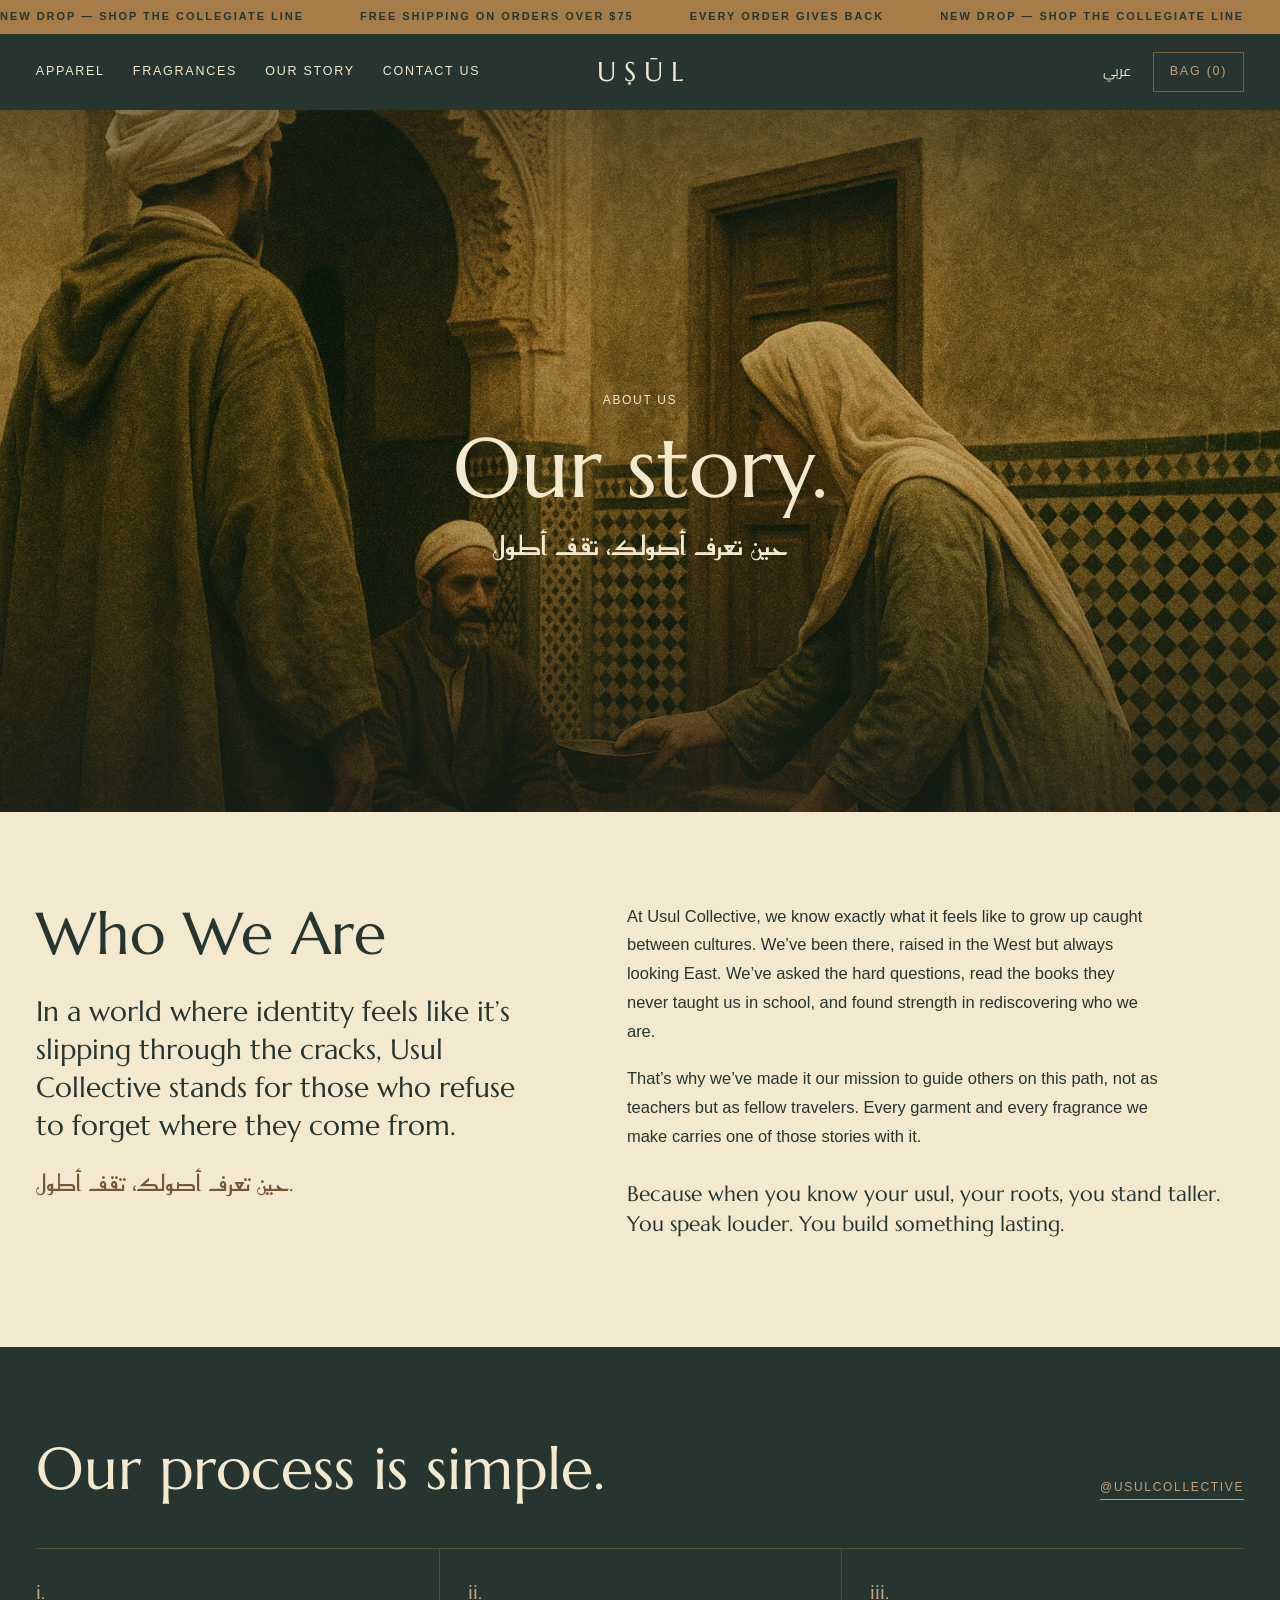
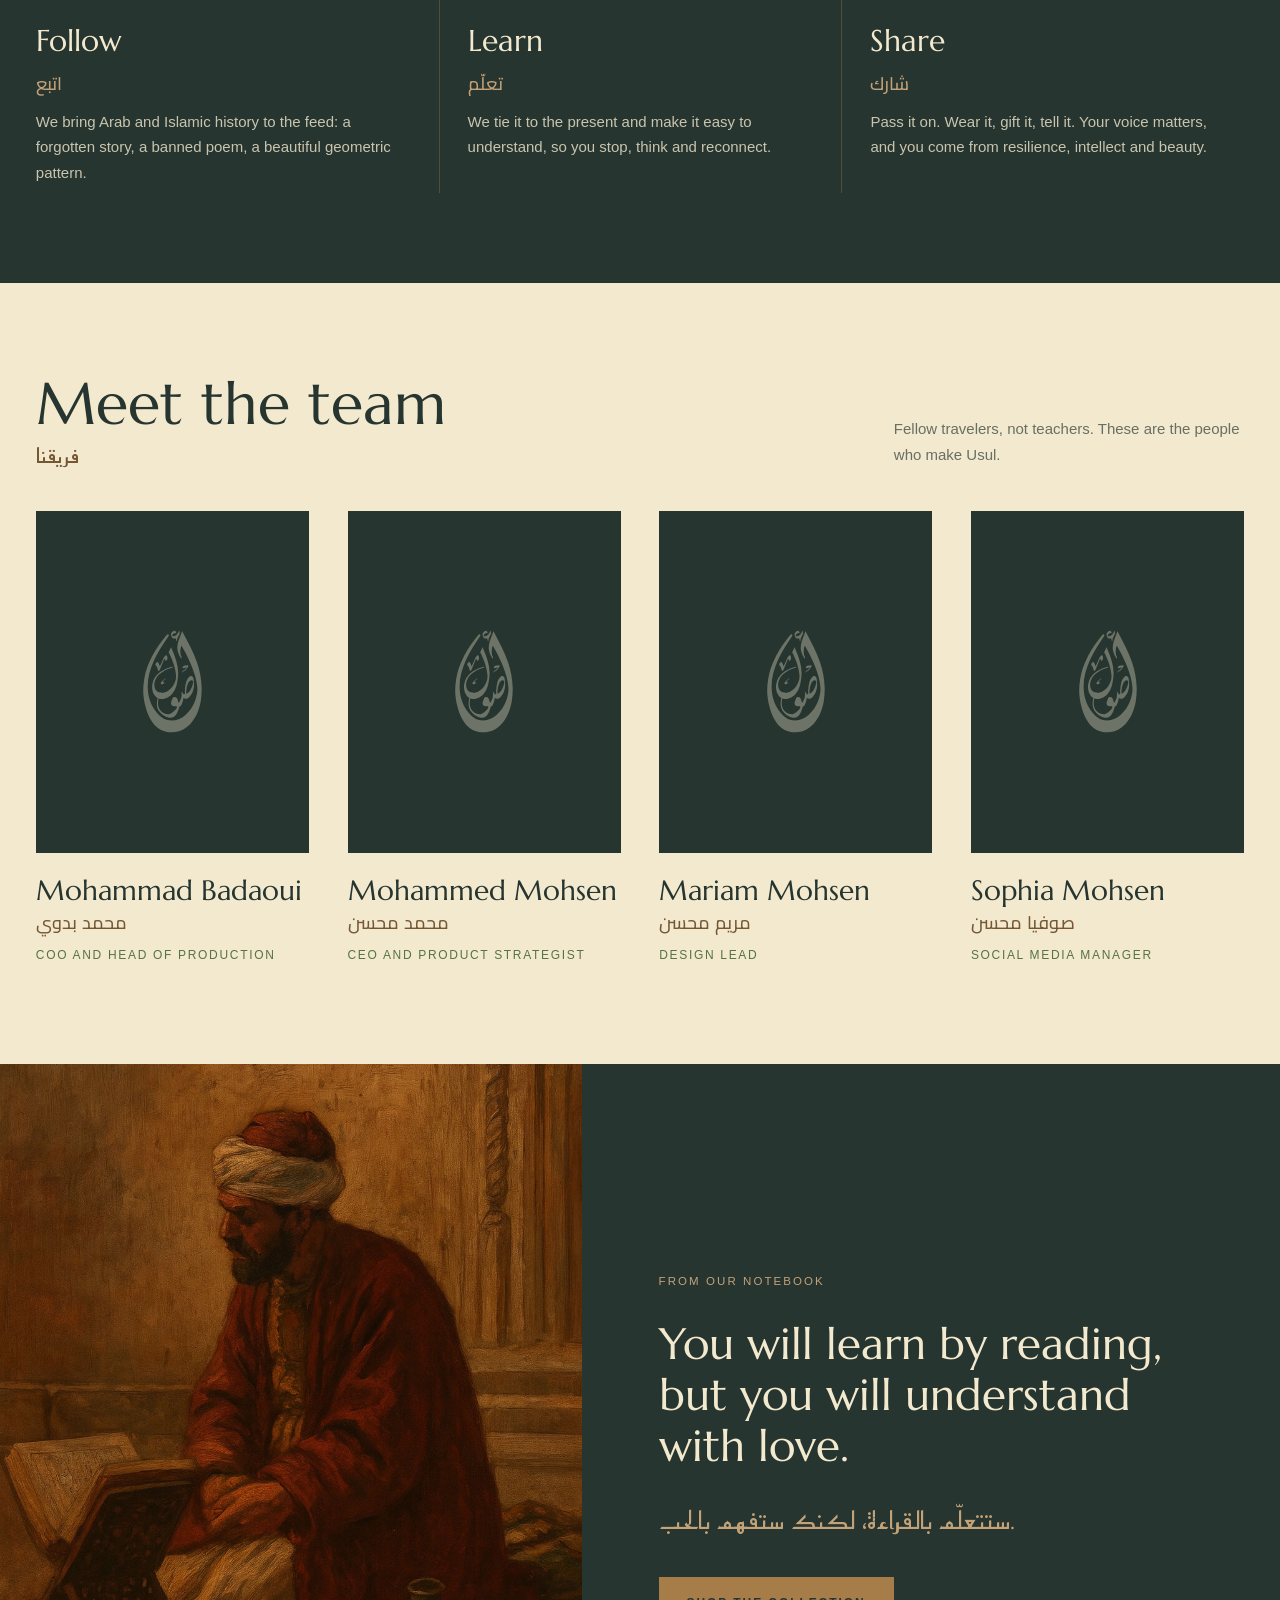
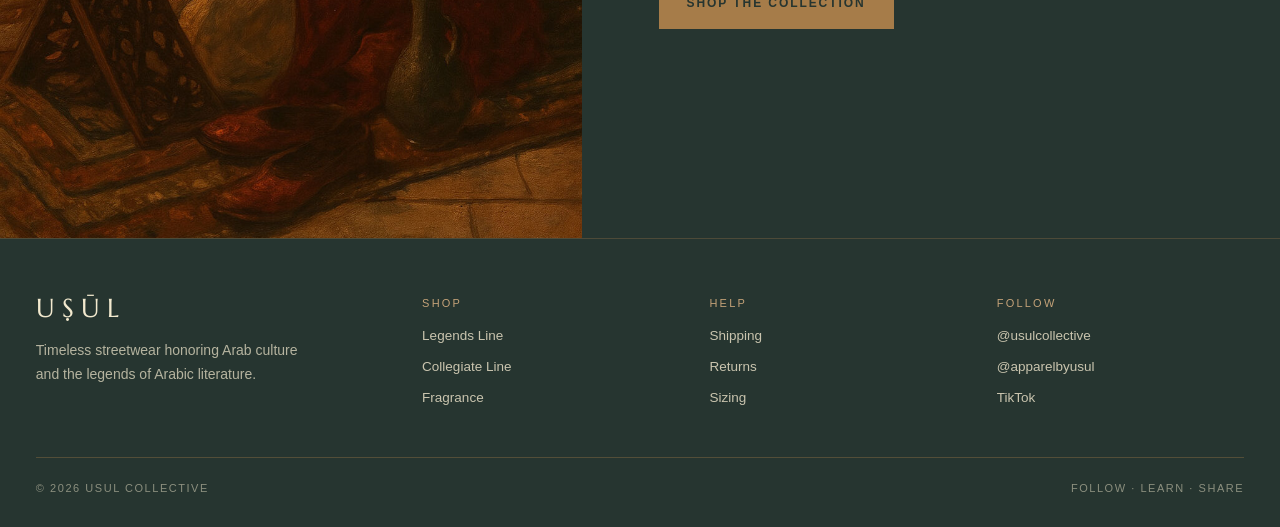
<file: about.html>
<!doctype html>
<html lang="en" dir="ltr">
<head>
  <!-- Google tag (GA4) -->
  <script async src="https://www.googletagmanager.com/gtag/js?id=G-KXFBX73GJ1"></script>
  <script>window.dataLayer = window.dataLayer || []; function gtag(){dataLayer.push(arguments);} gtag("js", new Date()); gtag("config", "G-KXFBX73GJ1");</script>
  <meta charset="utf-8">
  <meta name="viewport" content="width=device-width, initial-scale=1">
  <title data-ar="من نحن: قصتنا وفريقنا | أصول">About us: our story and team | UṢŪL</title>
  <meta name="description" content="Why Usul Collective exists and the people behind it: streetwear and fragrance for those raised in the West who refuse to forget where they come from." data-ar-content="لماذا وُجدت مجموعة أصول ومن يقف خلفها: أزياء وعطور لمن نشأوا في الغرب ويرفضون أن ينسوا من أين جاؤوا.">
  <!-- Search: this page in English is /about.html, in Arabic /about.html?lang=ar (same file; js/main.js switches the language).
       The canonical link is written here, not as a plain tag, so each language version names itself. -->
  <script>(function (d) { var ar = /[?&]lang=ar(&|$)/.test(location.search), c = d.createElement('link'); c.rel = 'canonical'; c.setAttribute('data-self', ''); c.href = 'https://shop.usulapparel.com/about.html' + (ar ? '?lang=ar' : ''); d.head.appendChild(c); if (ar) { d.documentElement.lang = 'ar'; d.documentElement.dir = 'rtl'; } })(document);</script>
  <link rel="alternate" hreflang="en" href="https://shop.usulapparel.com/about.html">
  <link rel="alternate" hreflang="ar" href="https://shop.usulapparel.com/about.html?lang=ar">
  <link rel="alternate" hreflang="x-default" href="https://shop.usulapparel.com/about.html">
  <meta property="og:site_name" content="Usul Collective">
  <meta property="og:locale" content="en_US">
  <meta property="og:locale:alternate" content="ar_AR">
  <meta property="og:type" content="website">
  <meta property="og:title" content="About us: our story and team | UṢŪL">
  <meta property="og:description" content="Why Usul Collective exists and the people behind it: streetwear and fragrance for those raised in the West who refuse to forget where they come from.">
  <meta property="og:url" content="https://shop.usulapparel.com/about.html">
  <meta property="og:image" content="https://shop.usulapparel.com/assets/img/olive-harvest.jpg">
  <meta name="twitter:card" content="summary_large_image">
  <meta name="theme-color" content="#263530">
  <link rel="icon" href="assets/favicon.svg" type="image/svg+xml">
  <link rel="stylesheet" href="css/fonts.css?v=20261123">
  <link rel="stylesheet" href="css/styles.css?v=20261123">
  <link rel="stylesheet" href="css/about.css?v=20261123">
</head>
<body>
<div class="announce" role="region" aria-label="Announcements">
  <div class="announce__track">
    <div class="announce__group"><span data-ar="إصدار جديد — تسوّق خط الجامعات">New drop — shop the Collegiate Line</span><span data-ar="شحن مجاني للطلبات فوق ٧٥ دولارًا">Free shipping on orders over $75</span><span data-ar="كل طلب يُسهم في العطاء">Every order gives back</span></div>
    <div class="announce__group" aria-hidden="true"><span data-ar="إصدار جديد — تسوّق خط الجامعات">New drop — shop the Collegiate Line</span><span data-ar="شحن مجاني للطلبات فوق ٧٥ دولارًا">Free shipping on orders over $75</span><span data-ar="كل طلب يُسهم في العطاء">Every order gives back</span></div>
  </div>
</div>

<header class="header" id="top">
  <div class="header__row">
    <nav class="nav caps" aria-label="Primary">
      <a href="index.html#apparel" data-ar="الأزياء">Apparel</a>
      <a href="fragrances.html" data-ar="العطور">Fragrances</a>
      <a href="about.html" data-ar="قصتنا">Our story</a>
      <a href="#contact" data-ar="تواصل معنا">Contact us</a>
    </nav>
    <button class="menu-toggle" aria-label="Menu" aria-expanded="false" aria-controls="mobile-nav"></button>
    <a class="brand" href="index.html" aria-label="UṢŪL home"><span class="wordmark">U<span class="dot">S</span>ŪL</span></a>
    <div class="utility caps">
      <button class="lang-toggle" type="button" aria-label="Switch to Arabic">عربي</button>
      <a class="bag-btn" href="https://usulapparel.com/cart"><span data-ar="الحقيبة">Bag</span> (<span class="bag-count">0</span>)</a>
    </div>
  </div>
  <nav class="mobile-nav caps" id="mobile-nav" aria-label="Mobile">
    <a href="index.html#apparel"><span>Apparel</span><span class="ar">الأزياء</span></a>
    <a href="fragrances.html"><span>Fragrances</span><span class="ar">العطور</span></a>
    <a href="about.html"><span>Our story</span><span class="ar">قصتنا</span></a>
    <a href="#contact"><span>Contact us</span><span class="ar">تواصل معنا</span></a>
  </nav>
</header>

<main class="about">
  <section class="hero plate plate--shade about-hero">
    <img src="assets/img/courtyard.jpg" alt="Men in robes and turbans meeting in a tiled courtyard beneath a carved arch" fetchpriority="high">
    <div class="caption">
      <span class="caps" data-ar="من نحن">About us</span>
      <h1 data-ar="قصتنا.">Our story.</h1>
      <span class="hero__ar" lang="ar">حين تعرف أصولك، تقف أطول</span>
    </div>
  </section>

  <section class="panel panel--cream" id="story">
    <div class="who">
      <div class="reveal">
        <h2 data-ar="من نحن">Who We Are</h2>
        <p class="who__lead" data-ar="في عالم تتسرّب فيه الهوية من بين الشقوق، تقف «أصول» مع من يرفضون أن ينسوا من أين جاؤوا.">In a world where identity feels like it’s slipping through the cracks, Usul Collective stands for those who refuse to forget where they come from.</p>
        <p class="who__ar">حين تعرف أصولك، تقف أطول.</p>
      </div>
      <div class="who__body reveal">
        <p data-ar="نشأنا في الغرب، لكن أعيننا كانت دائماً نحو الشرق. طرحنا الأسئلة الصعبة، وقرأنا الكتب التي لم تُدرَّس لنا، ووجدنا القوة في إعادة اكتشاف أنفسنا.">At Usul Collective, we know exactly what it feels like to grow up caught between cultures. We’ve been there, raised in the West but always looking East. We’ve asked the hard questions, read the books they never taught us in school, and found strength in rediscovering who we are.</p>
        <p data-ar="لهذا جعلنا مهمتنا أن نرافق الآخرين في هذا الطريق، لا كمعلّمين بل كرفاق سفر. وكل قطعة وكل عطر نصنعه يحمل قصة من هذا التاريخ.">That’s why we’ve made it our mission to guide others on this path, not as teachers but as fellow travelers. Every garment and every fragrance we make carries one of those stories with it.</p>
        <p class="closing" data-ar="لأنك حين تعرف أصولك، جذورك، تقف أطول. تتكلم بصوت أعلى. تبني شيئاً يدوم.">Because when you know your usul, your roots, you stand taller. You speak louder. You build something lasting.</p>
      </div>
    </div>
  </section>

  <section class="panel panel--pine" aria-labelledby="process-title">
    <div class="process__head reveal">
      <h2 id="process-title" data-ar="طريقتنا بسيطة.">Our process is simple.</h2>
      <a class="link" href="https://www.instagram.com/usulcollective/" rel="noopener" dir="ltr">@usulcollective</a>
    </div>
    <div class="steps">
      <div class="step reveal"><span class="step__num">i.</span><h3>Follow <span class="ar">اتبع</span></h3><p data-ar="ننقل التاريخ العربي والإسلامي إلى صفحاتكم: قصة منسية، أو قصيدة محظورة، أو نقش هندسي جميل.">We bring Arab and Islamic history to the feed: a forgotten story, a banned poem, a beautiful geometric pattern.</p></div>
      <div class="step reveal"><span class="step__num">ii.</span><h3>Learn <span class="ar">تعلّم</span></h3><p data-ar="نربطه بالحاضر ونجعله سهل الفهم، لتتوقف وتفكّر وتعود إلى جذورك.">We tie it to the present and make it easy to understand, so you stop, think and reconnect.</p></div>
      <div class="step reveal"><span class="step__num">iii.</span><h3>Share <span class="ar">شارك</span></h3><p data-ar="انقلها لغيرك. البسها، أهدِها، احكِها. صوتك مهم، فأنت من أهل الصمود والفكر والجمال.">Pass it on. Wear it, gift it, tell it. Your voice matters, and you come from resilience, intellect and beauty.</p></div>
    </div>
  </section>

  <section class="panel panel--cream team" id="team" aria-labelledby="team-title">
    <div class="team__head reveal">
      <h2 id="team-title" data-ar="فريقنا">Meet the team <span class="ar">فريقنا</span></h2>
      <p class="muted" data-ar="رفاق سفر، لا معلّمون. هؤلاء هم من يصنعون «أصول».">Fellow travelers, not teachers. These are the people who make Usul.</p>
    </div>
    <!-- TEAM: one <article> per person. Put the photo in assets/img/team/ (portrait, about 4:5) and
         replace the placeholder plate with <div class="plate"><img src="assets/img/team/NAME.jpg" alt="NAME"></div>. -->
    <div class="team__grid">
      <article class="member reveal">
        <div class="plate member__photo member__photo--empty"><img src="assets/logo-mark.svg" alt=""></div>
        <h3 class="member__name">Mohammad Badaoui <span class="ar">محمد بدوي</span></h3>
        <p class="member__role caps" data-ar="مدير العمليات ورئيس الإنتاج">COO and Head of Production</p>
      </article>
      <article class="member reveal">
        <div class="plate member__photo member__photo--empty"><img src="assets/logo-mark.svg" alt=""></div>
        <h3 class="member__name">Mohammed Mohsen <span class="ar">محمد محسن</span></h3>
        <p class="member__role caps" data-ar="الرئيس التنفيذي ومخطّط استراتيجية المنتجات">CEO and Product Strategist</p>
      </article>
      <article class="member reveal">
        <div class="plate member__photo member__photo--empty"><img src="assets/logo-mark.svg" alt=""></div>
        <h3 class="member__name">Mariam Mohsen <span class="ar">مريم محسن</span></h3>
        <p class="member__role caps" data-ar="رئيسة التصميم">Design Lead</p>
      </article>
      <article class="member reveal">
        <div class="plate member__photo member__photo--empty"><img src="assets/logo-mark.svg" alt=""></div>
        <h3 class="member__name">Sophia Mohsen <span class="ar">صوفيا محسن</span></h3>
        <p class="member__role caps" data-ar="مديرة وسائل التواصل الاجتماعي">Social Media Manager</p>
      </article>
    </div>
  </section>

  <section class="quote" aria-label="Quote">
    <div class="plate"><img src="assets/img/scholar.jpg" alt="Painting of a scholar in a red robe reading from a book on a carved wooden stand" loading="lazy"></div>
    <div class="quote__text reveal">
      <span class="eyebrow" style="color:var(--clay-text);margin-bottom:28px" data-ar="من دفترنا">From our notebook</span>
      <blockquote data-ar="ستتعلّم بالقراءة، لكنك ستفهم بالحب.">You will learn by reading, but you will understand with love.</blockquote>
      <p class="quote__ar">ستتعلّم بالقراءة، لكنك ستفهم بالحب.</p>
      <div><a class="btn btn--clay" href="shop.html" data-ar="تسوّق المجموعة">Shop the collection</a></div>
    </div>
  </section>
</main>

<footer class="footer" id="contact">
  <div class="footer__grid">
    <div class="footer__brand">
      <a class="brand" href="index.html" aria-label="UṢŪL home"><span class="wordmark">U<span class="dot">S</span>ŪL</span></a>
      <p data-ar="أزياء خالدة تكرّم الثقافة العربية وأعلام الأدب العربي.">Timeless streetwear honoring Arab culture and the legends of Arabic literature.</p>
    </div>
    <div><h4 class="caps" data-ar="تسوّق">Shop</h4><ul><li><a href="index.html#apparel" data-ar="خط الأعلام">Legends Line</a></li><li><a href="index.html#apparel" data-ar="خط الجامعات">Collegiate Line</a></li><li><a href="fragrances.html" data-ar="العطور">Fragrance</a></li></ul></div>
    <div><h4 class="caps" data-ar="المساعدة">Help</h4><ul><li><a href="https://usulapparel.com/policies/shipping-policy" data-ar="الشحن">Shipping</a></li><li><a href="https://usulapparel.com/policies/refund-policy" data-ar="الإرجاع">Returns</a></li><li><a href="product.html#specs" data-ar="المقاسات">Sizing</a></li></ul></div>
    <div><h4 class="caps" data-ar="تابعنا">Follow</h4><ul><li><a href="https://www.instagram.com/usulcollective/" rel="noopener" dir="ltr">@usulcollective</a></li><li><a href="https://www.instagram.com/apparelbyusul/" rel="noopener" dir="ltr">@apparelbyusul</a></li><li><a href="https://www.tiktok.com/@usul.collective" rel="noopener" data-ar="تيك توك">TikTok</a></li></ul></div>
  </div>
  <div class="footer__base caps micro"><span data-ar="© ٢٠٢٦ مجموعة أصول">© 2026 Usul Collective</span><span data-ar="اتبع · تعلّم · شارك">Follow · Learn · Share</span></div>
</footer>

<div class="toast caps" role="status" aria-live="polite"></div>
<script src="js/main.js?v=20261123"></script>
</body>
</html>
</file>
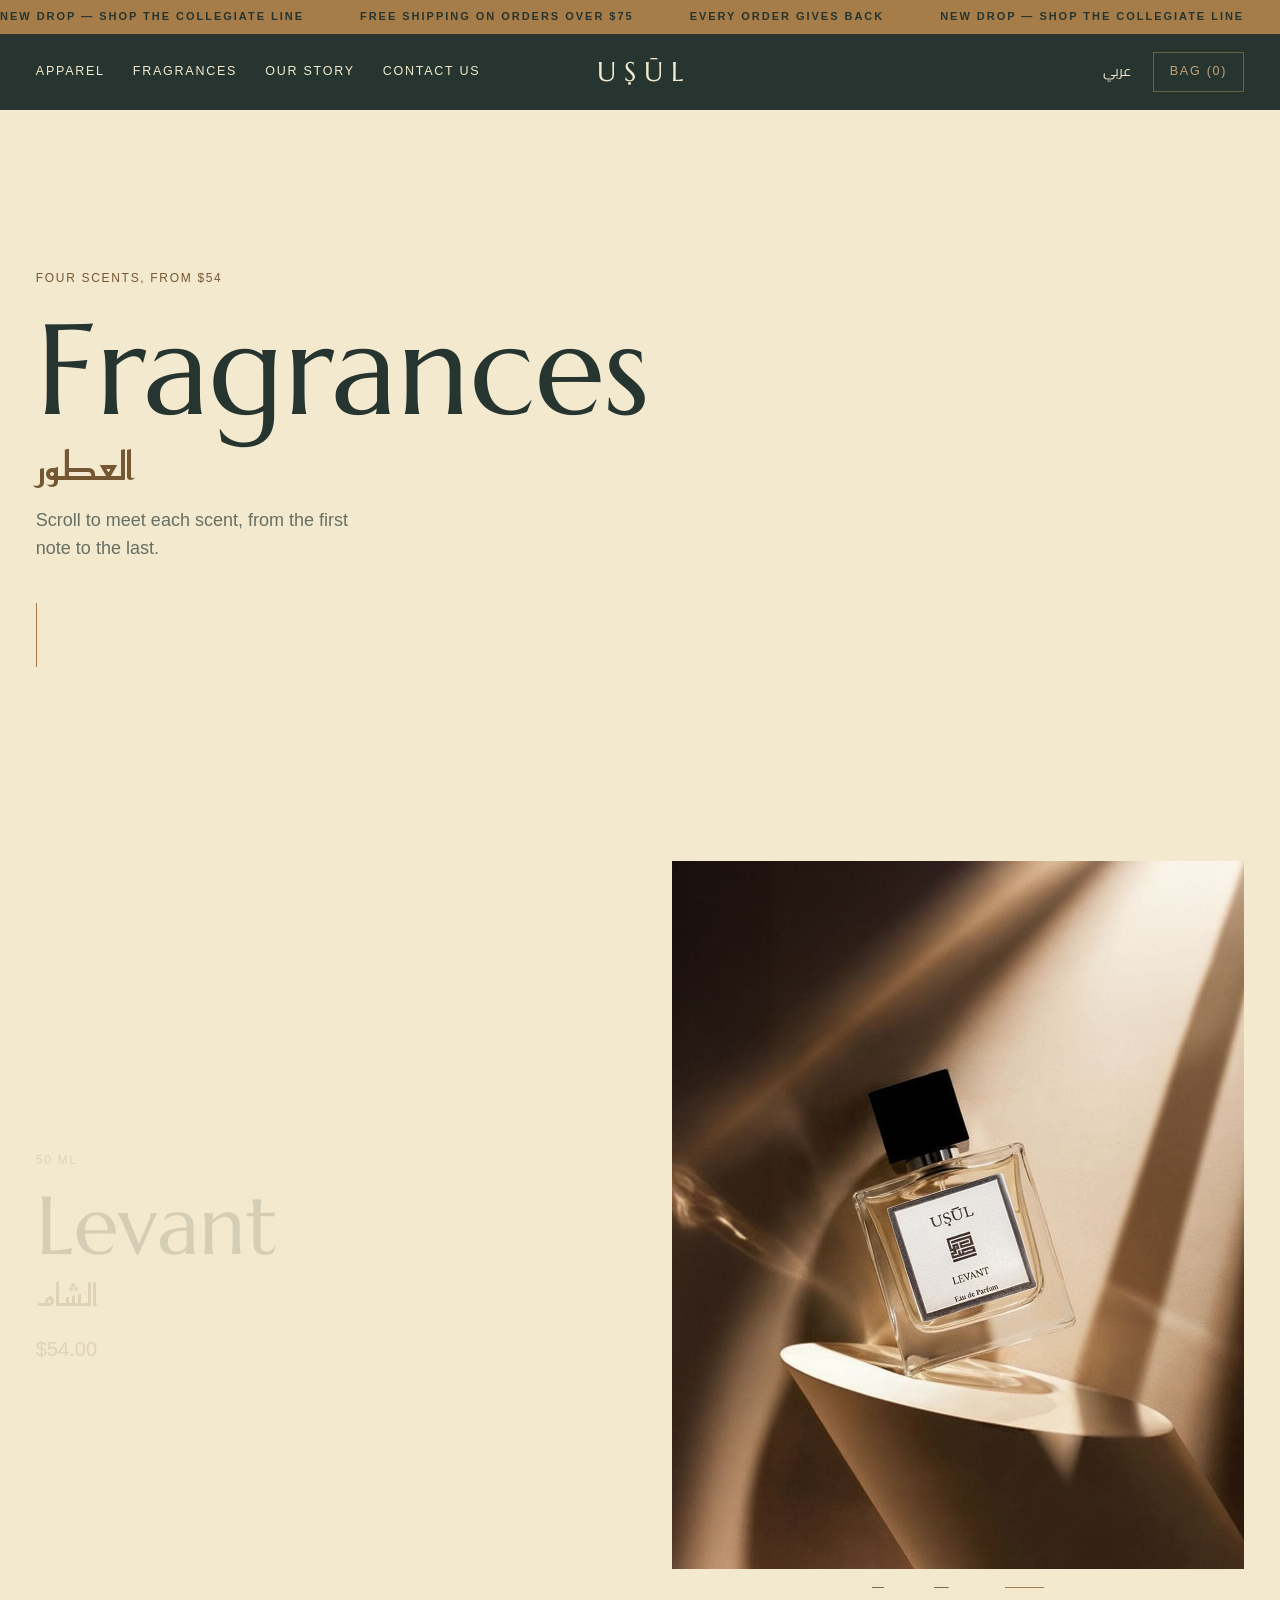
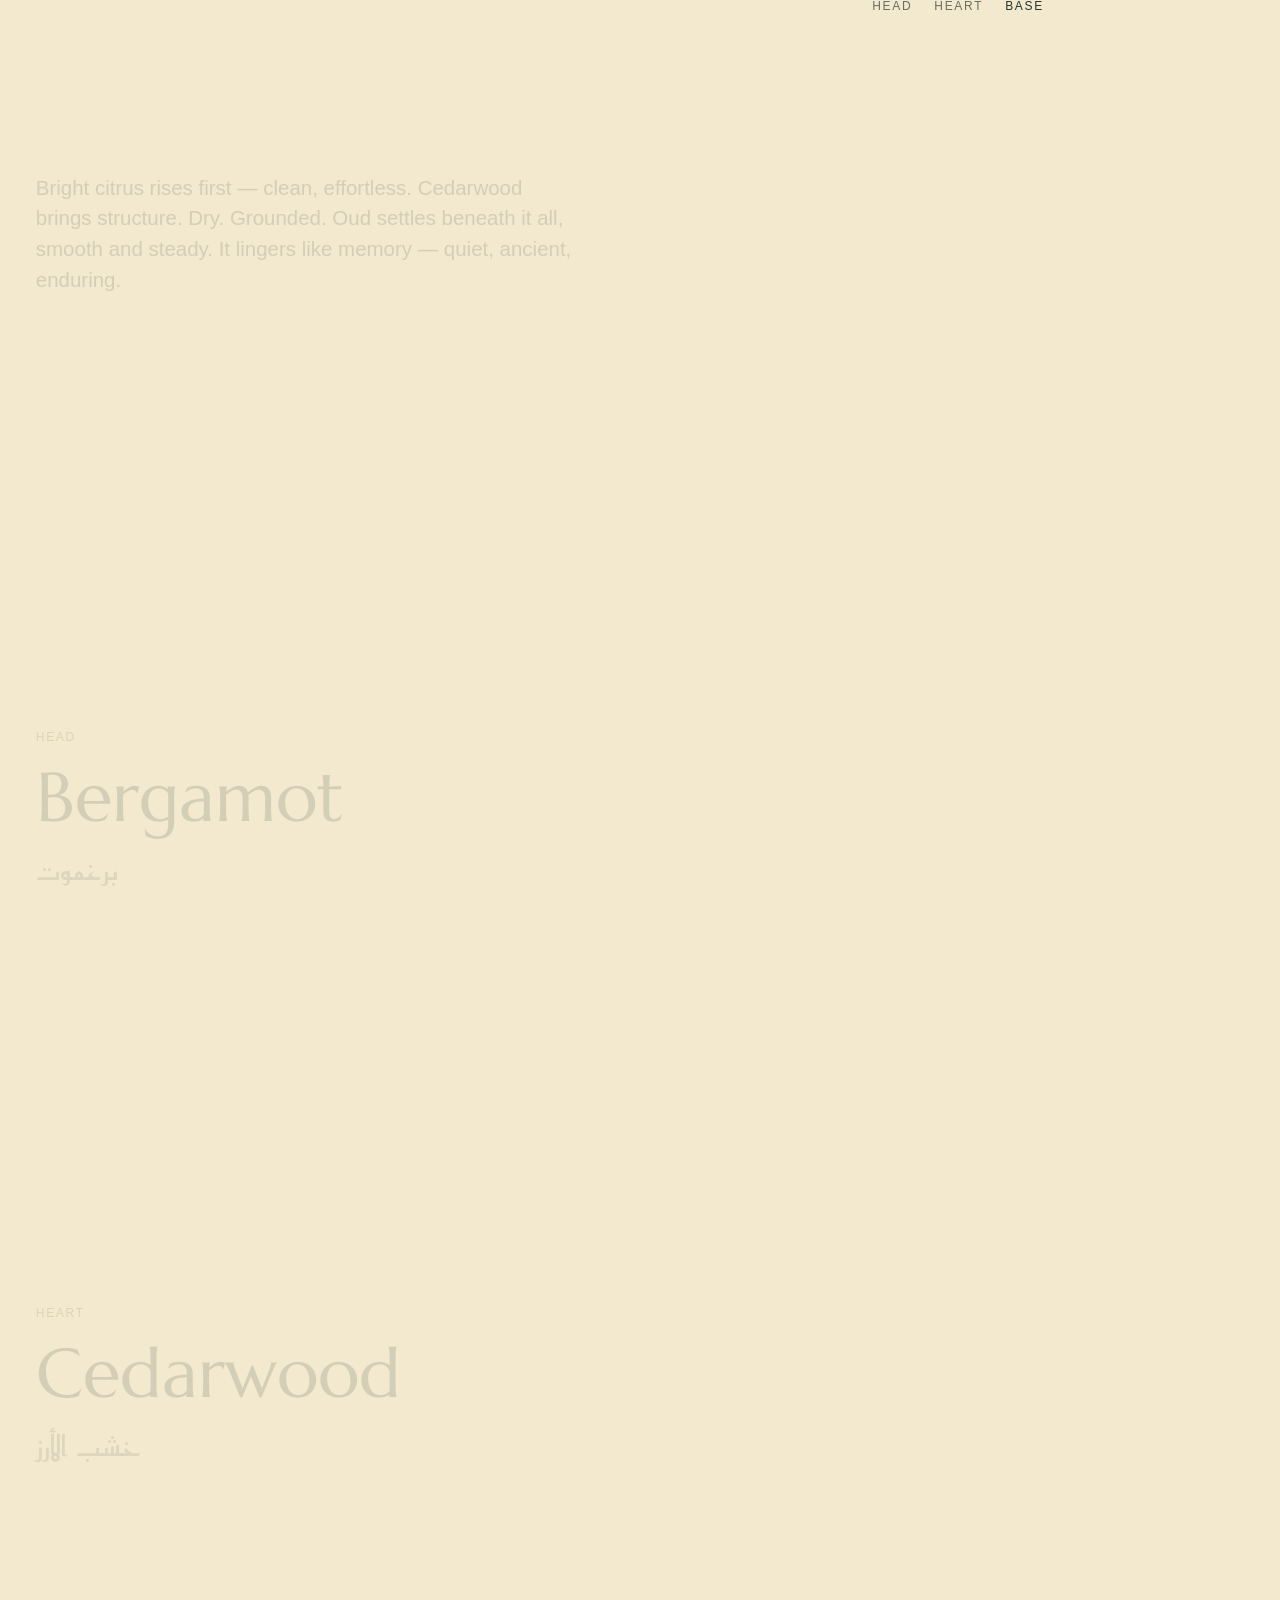
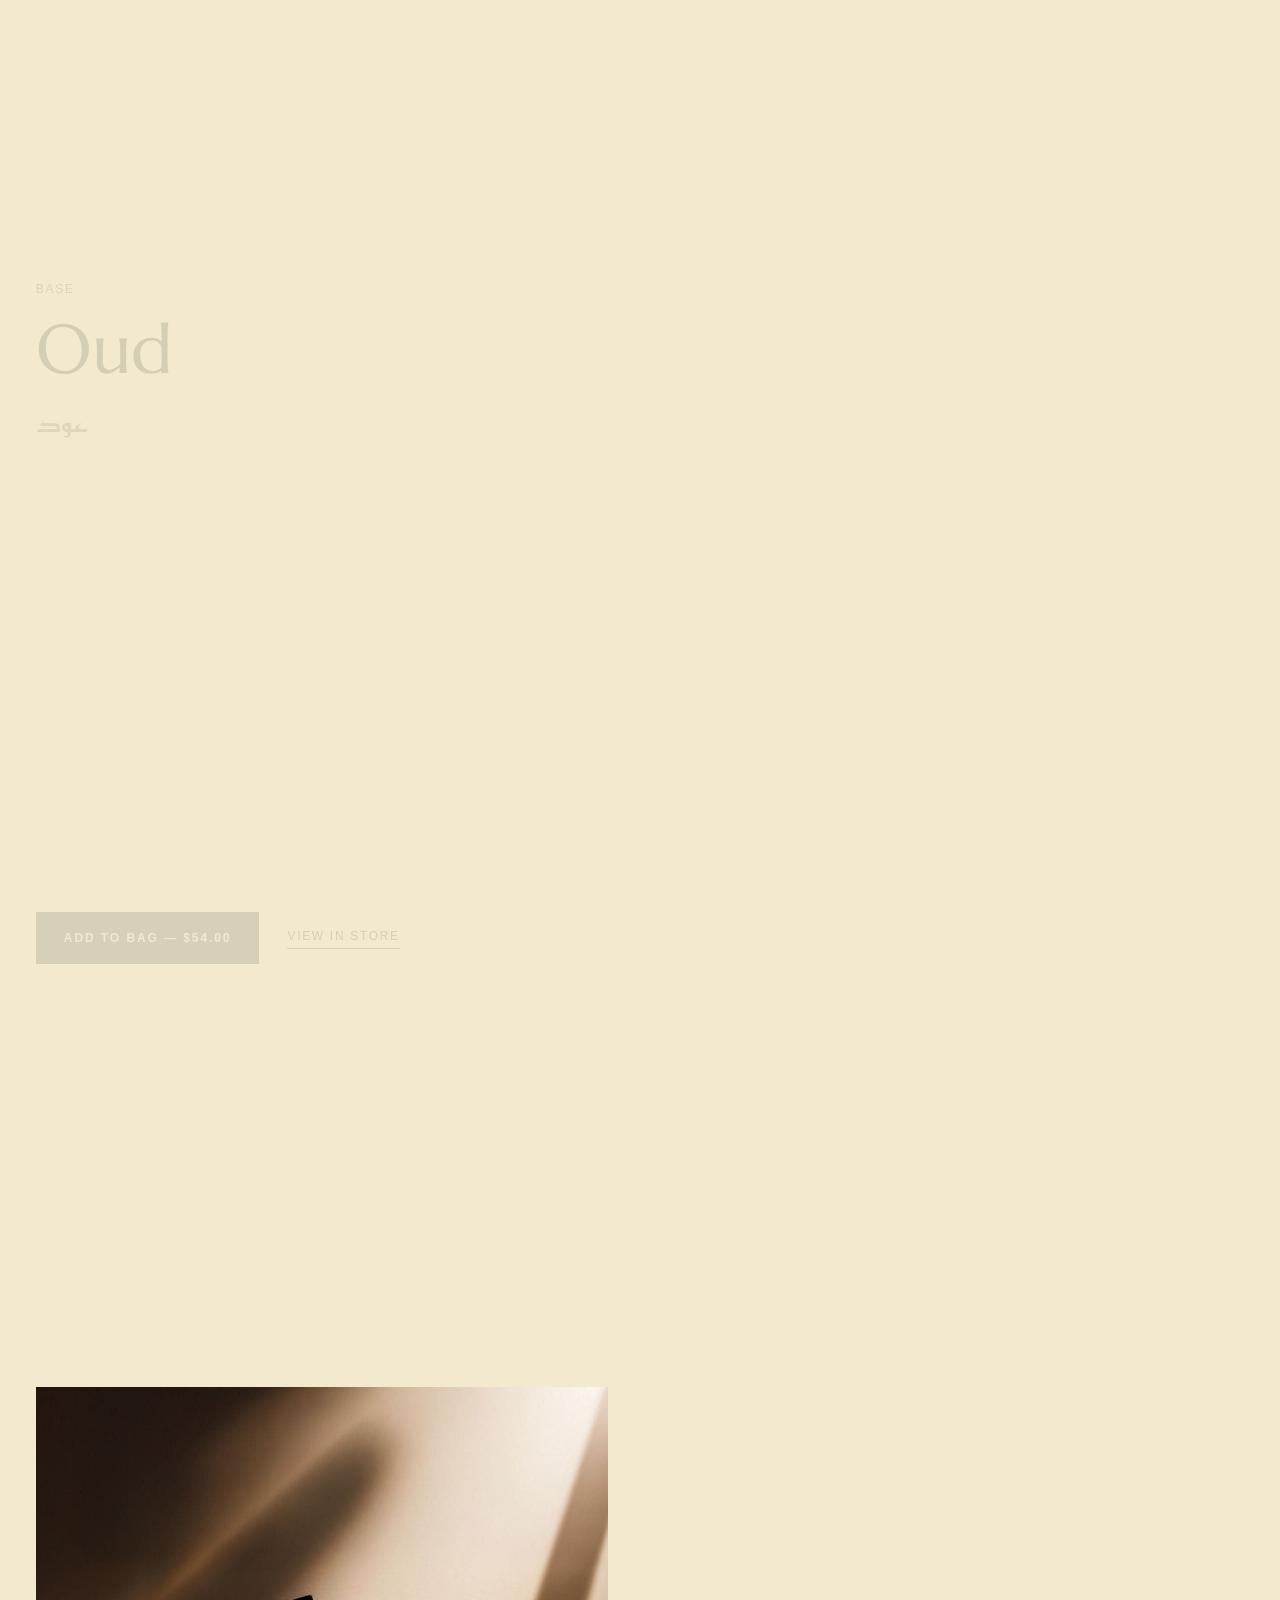
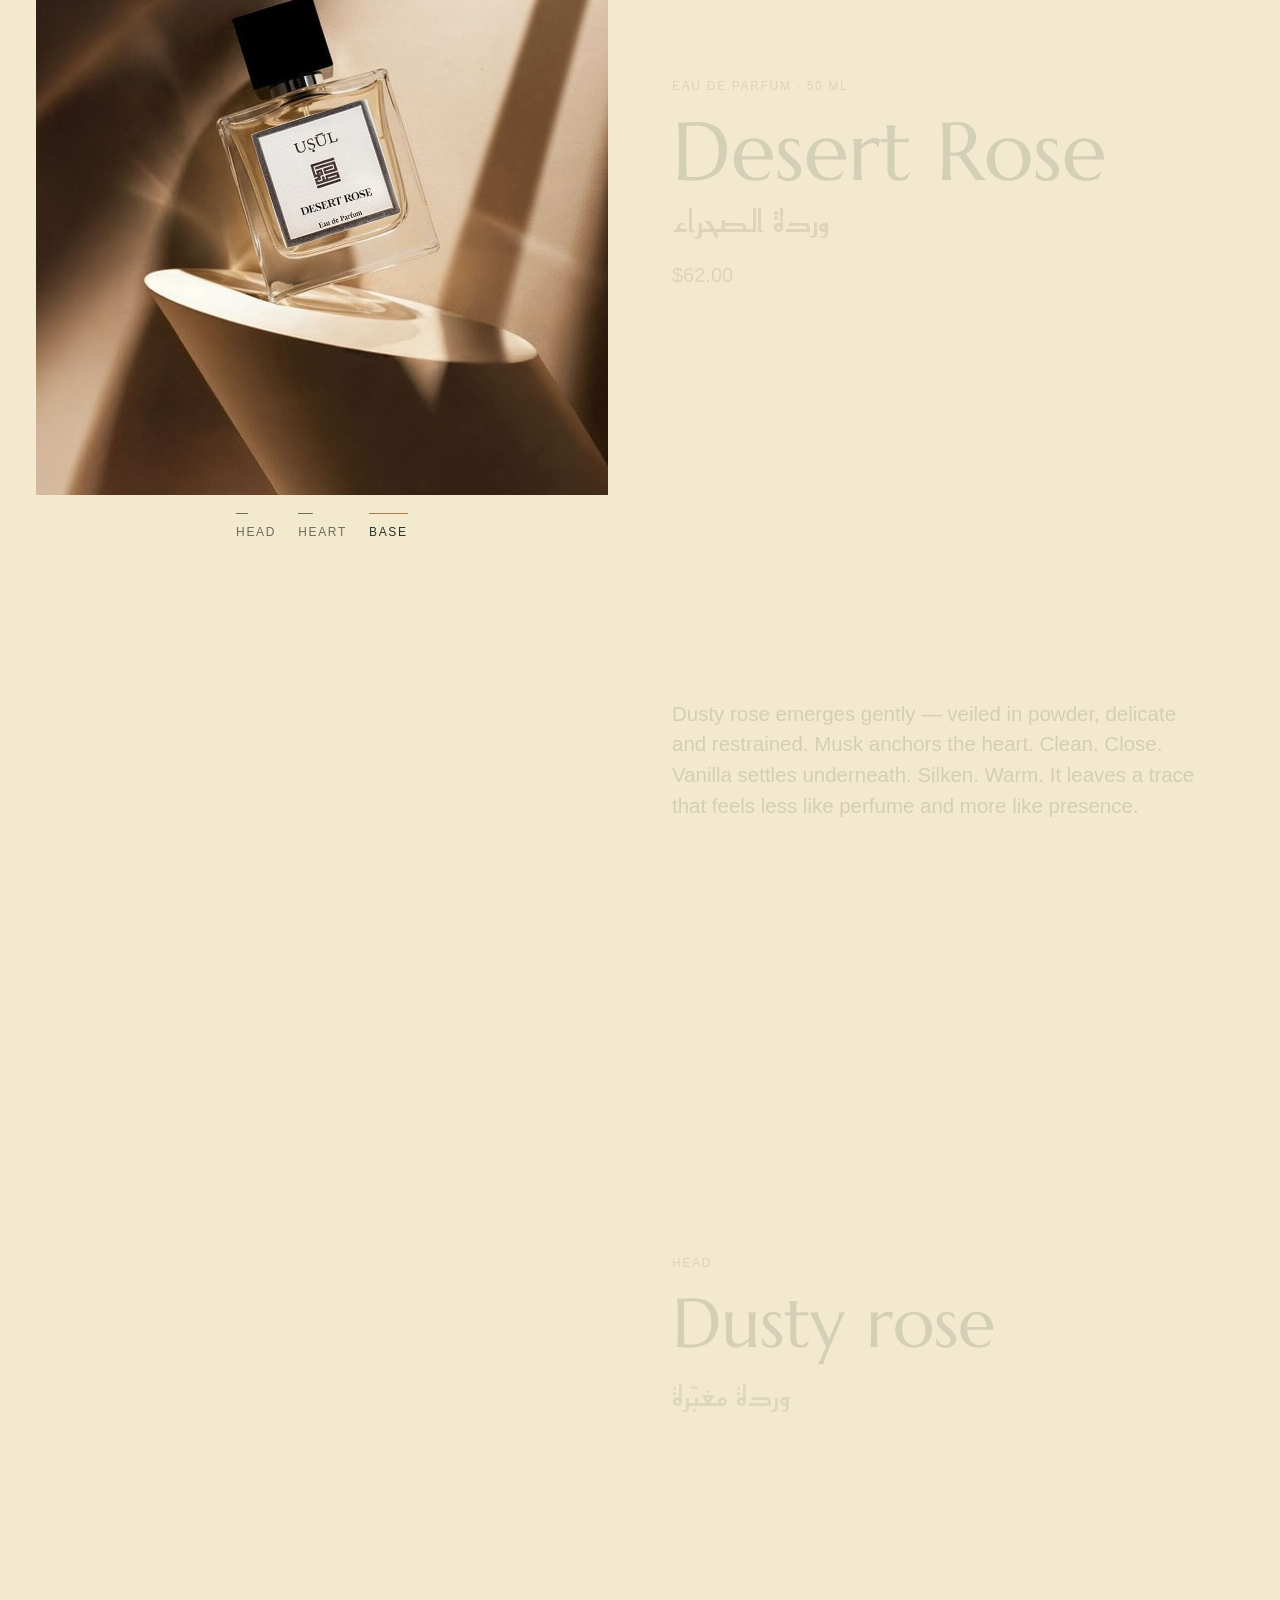
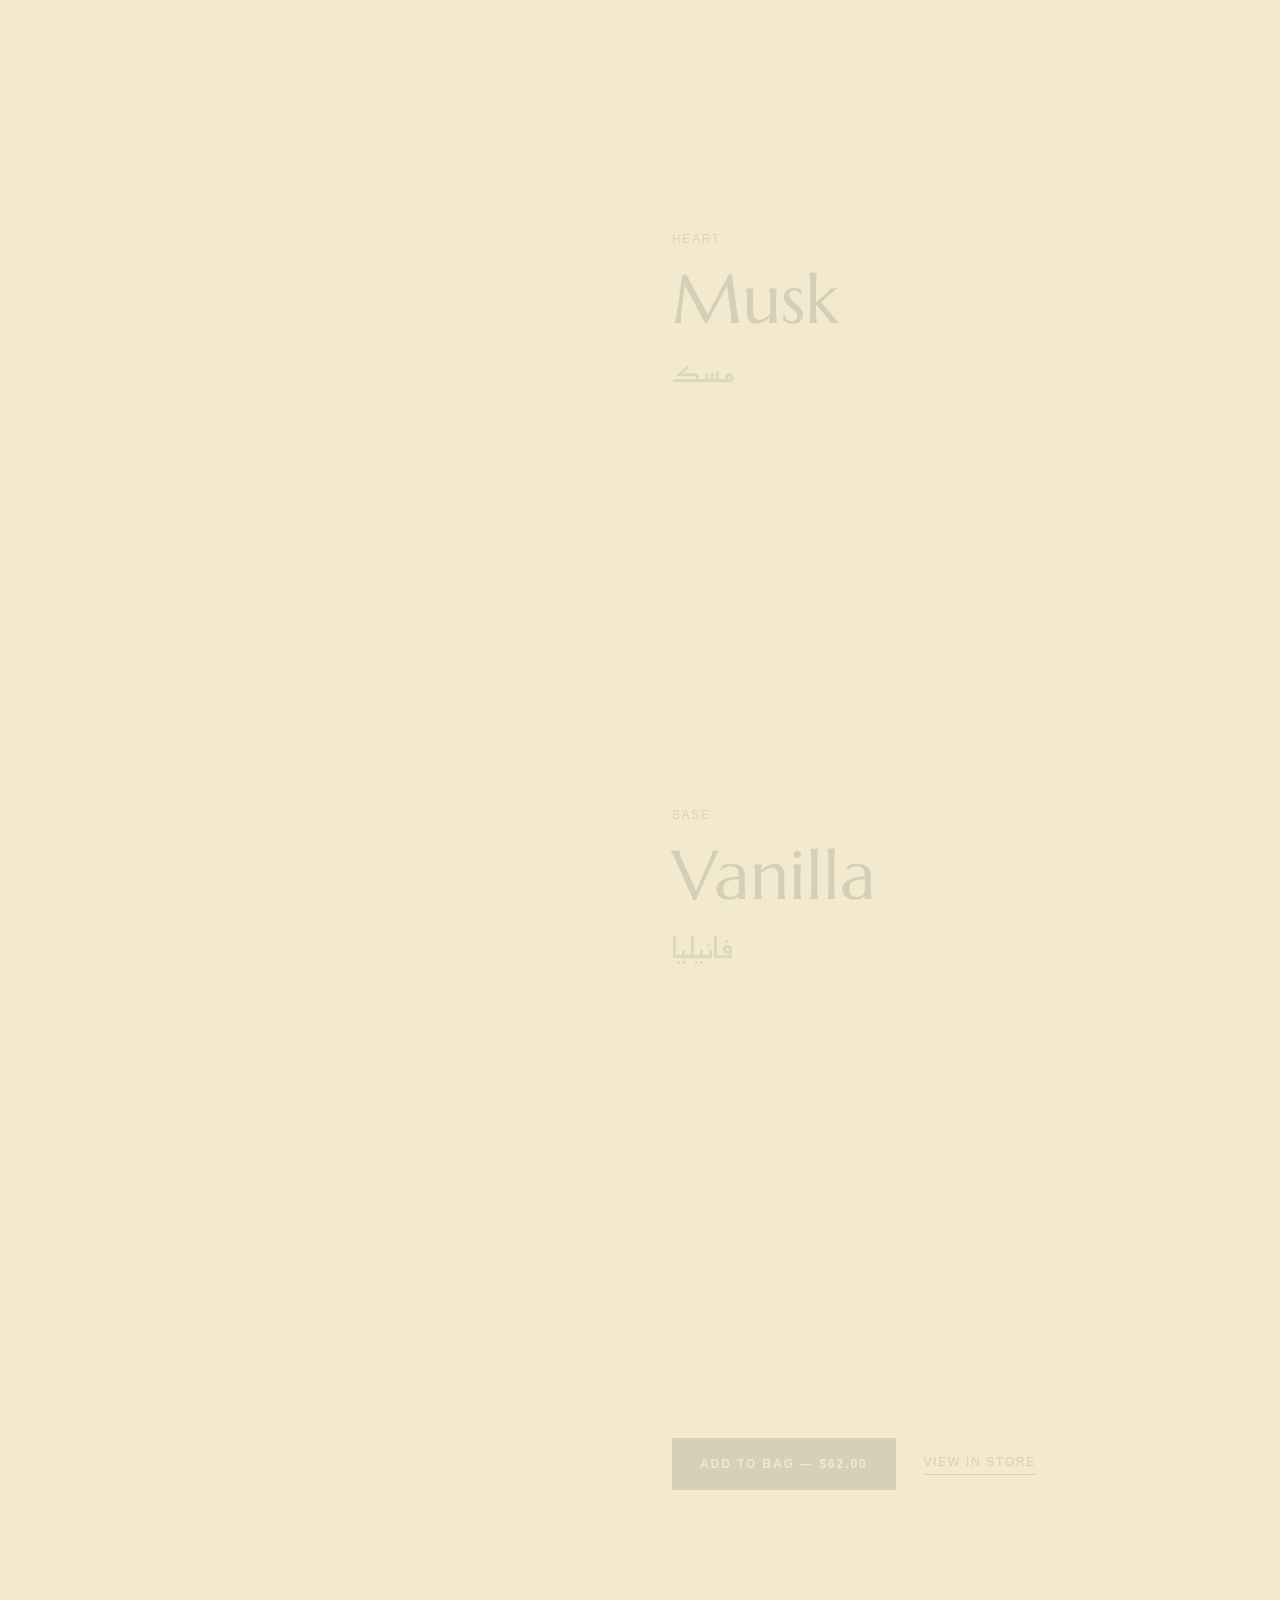
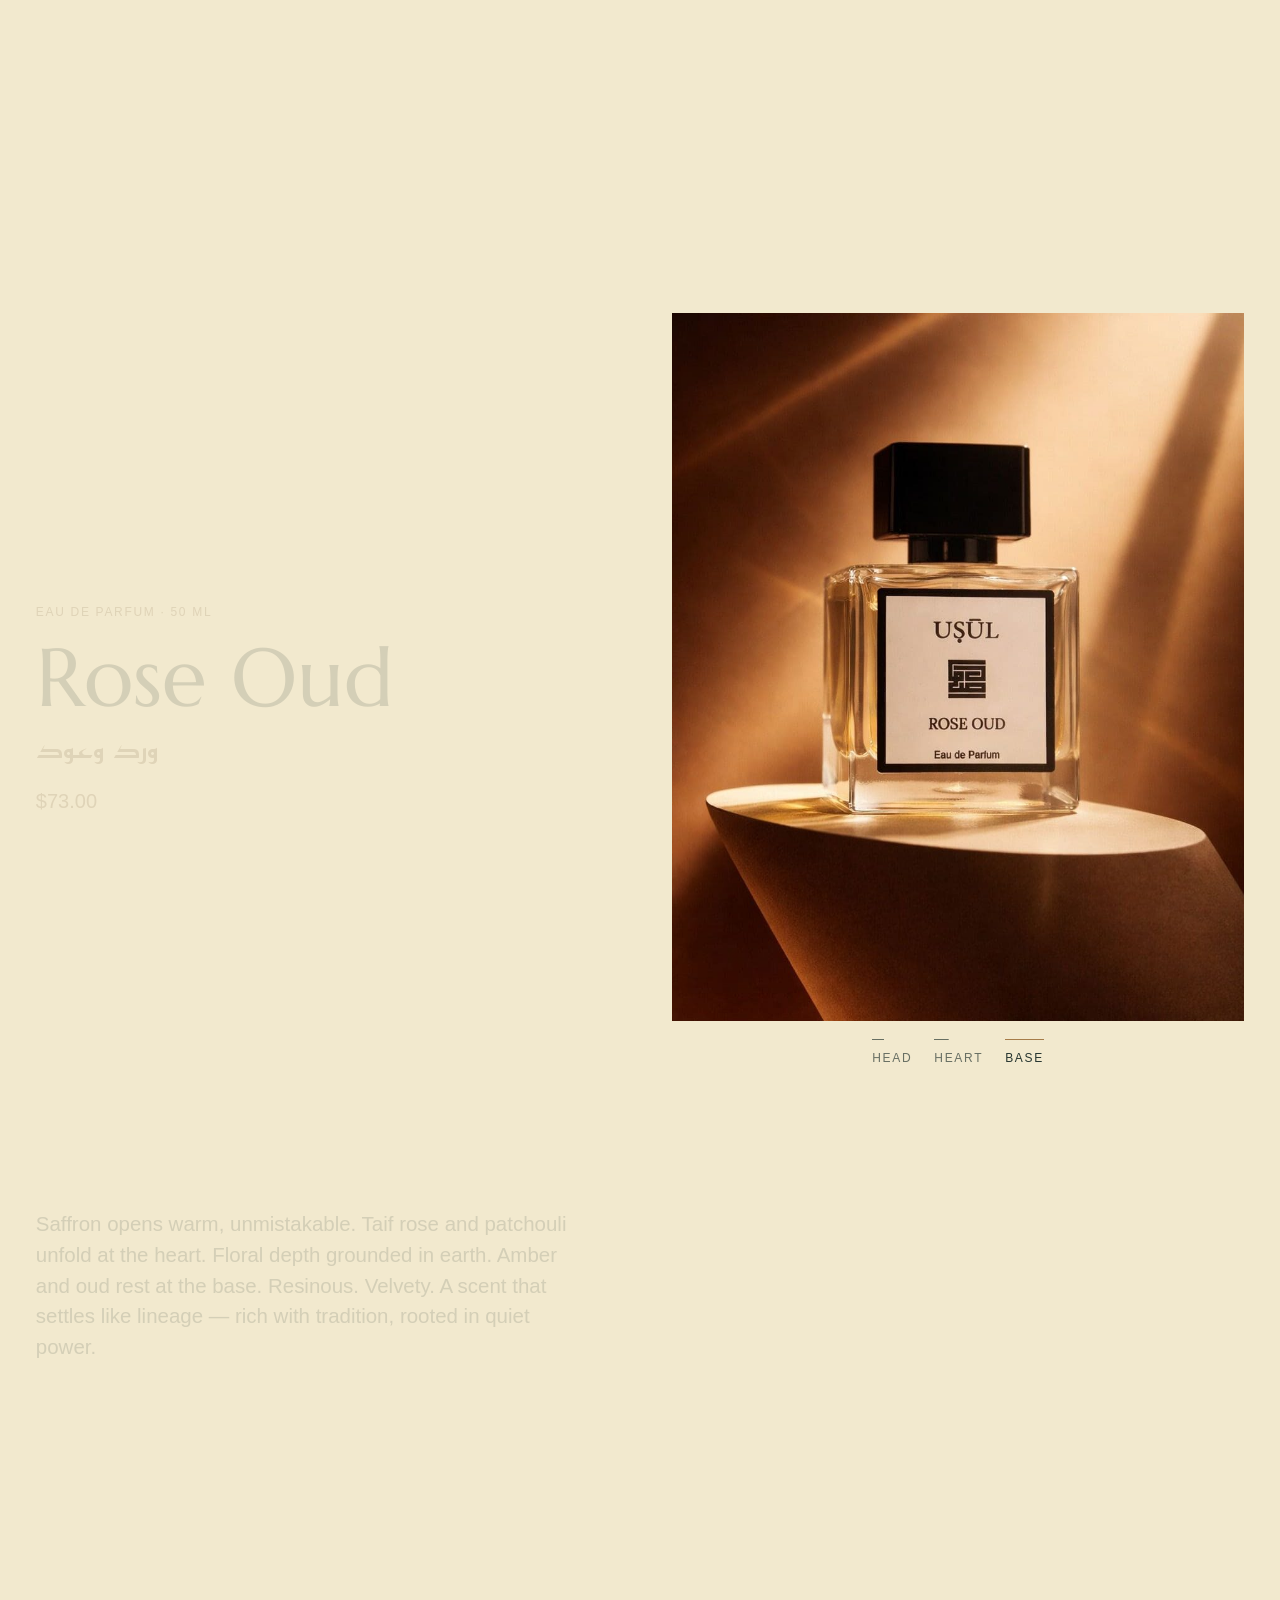
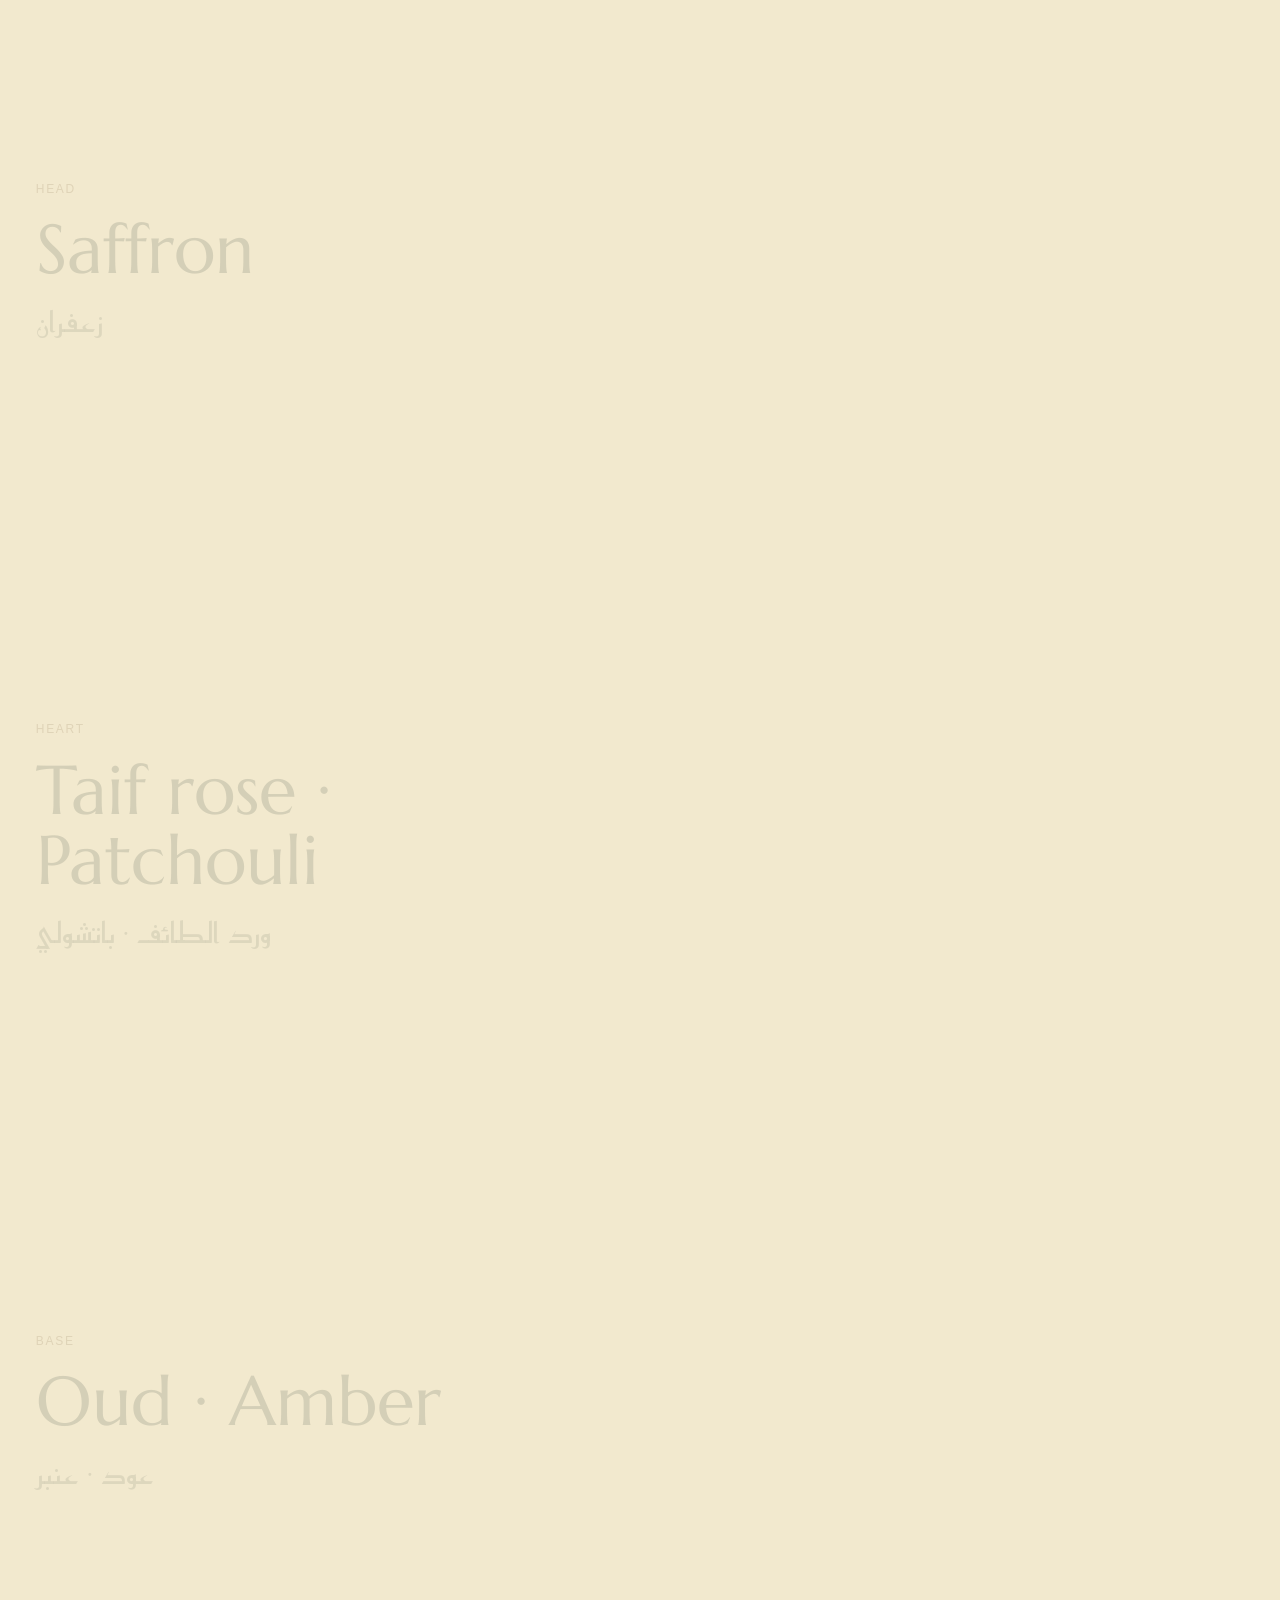
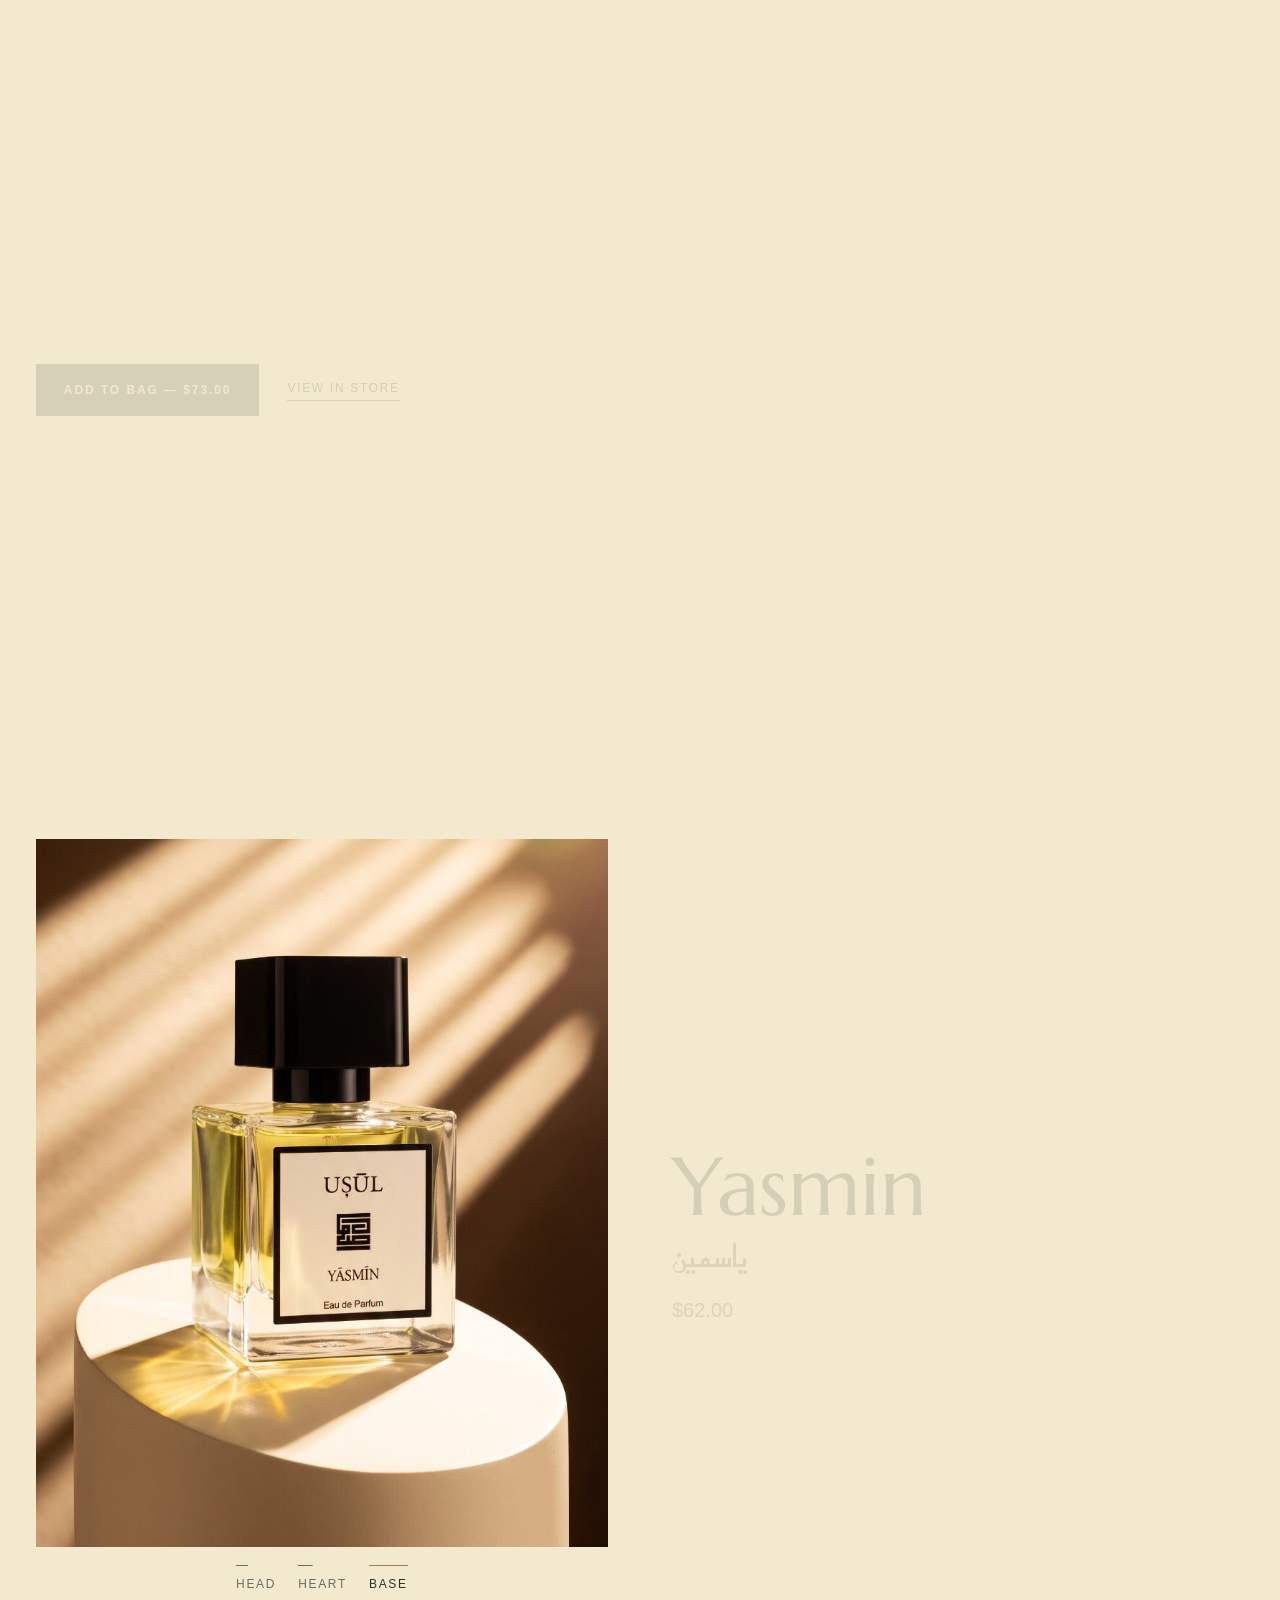
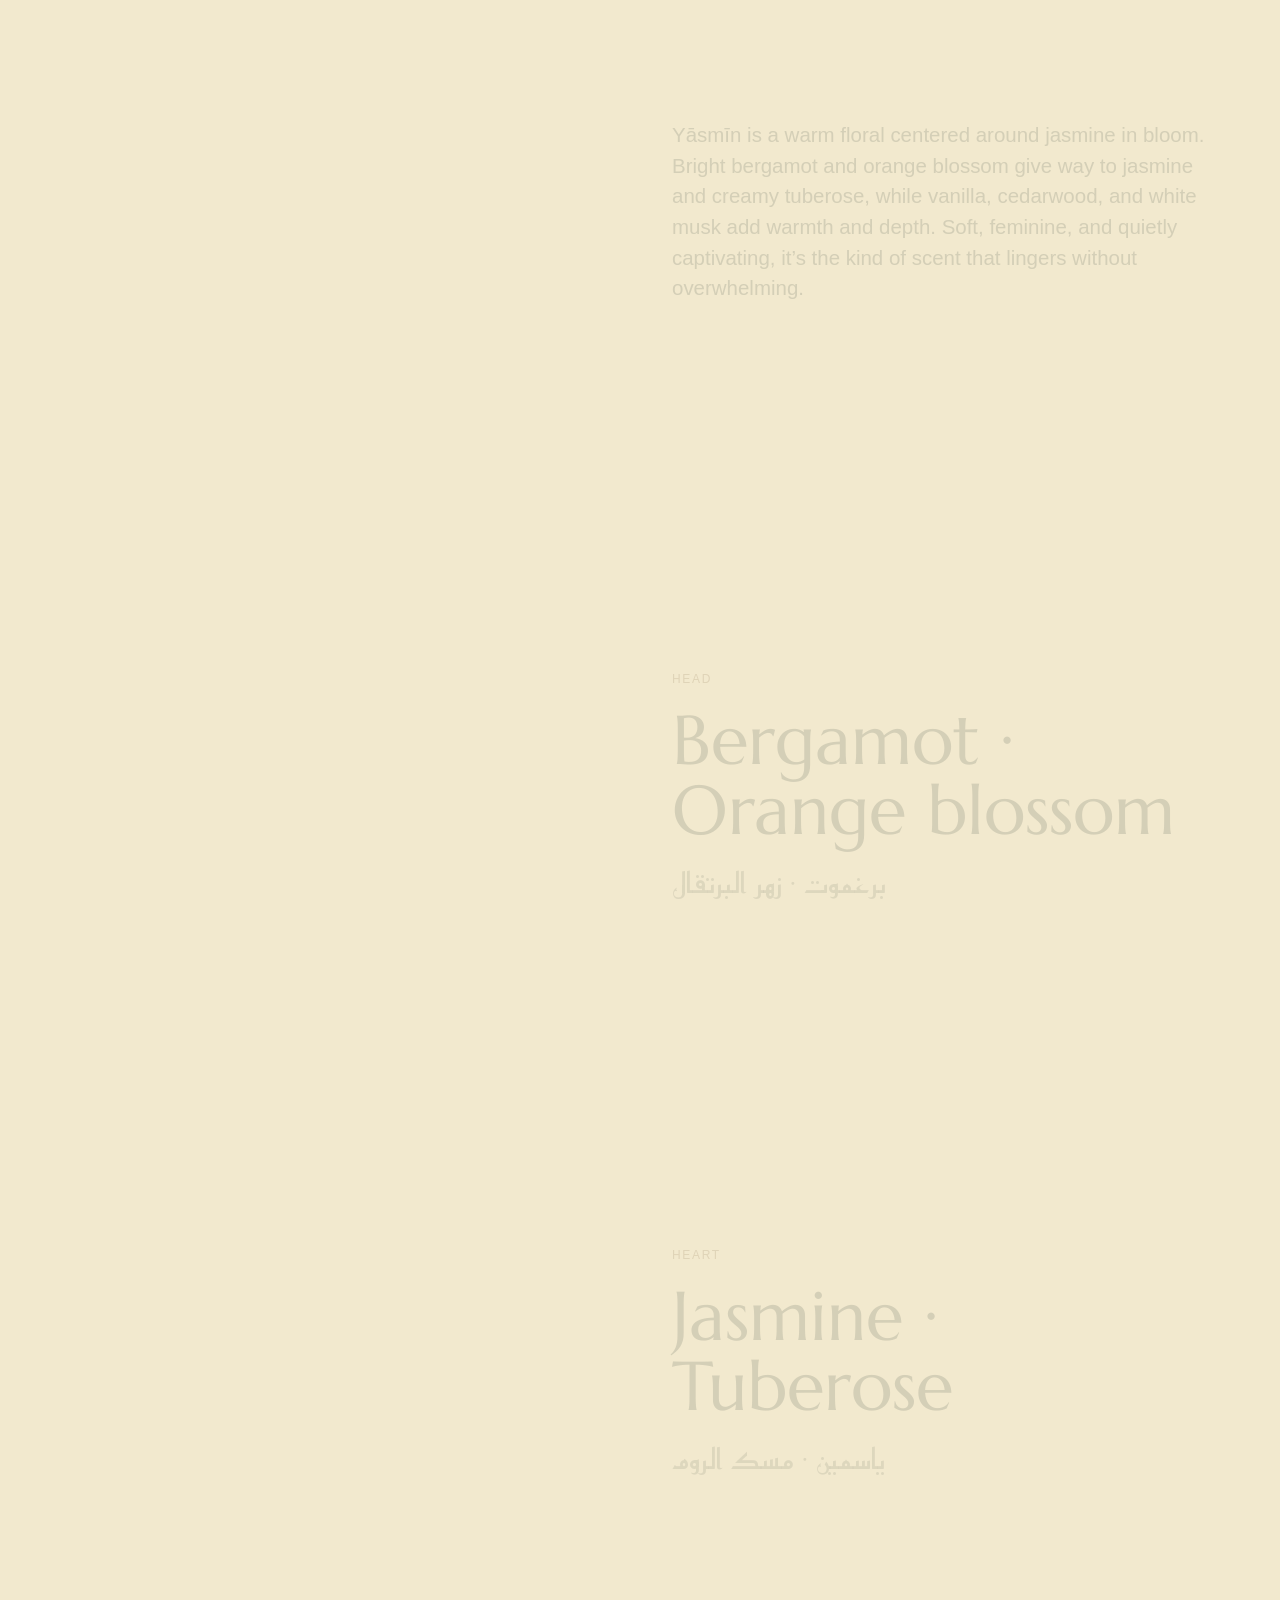
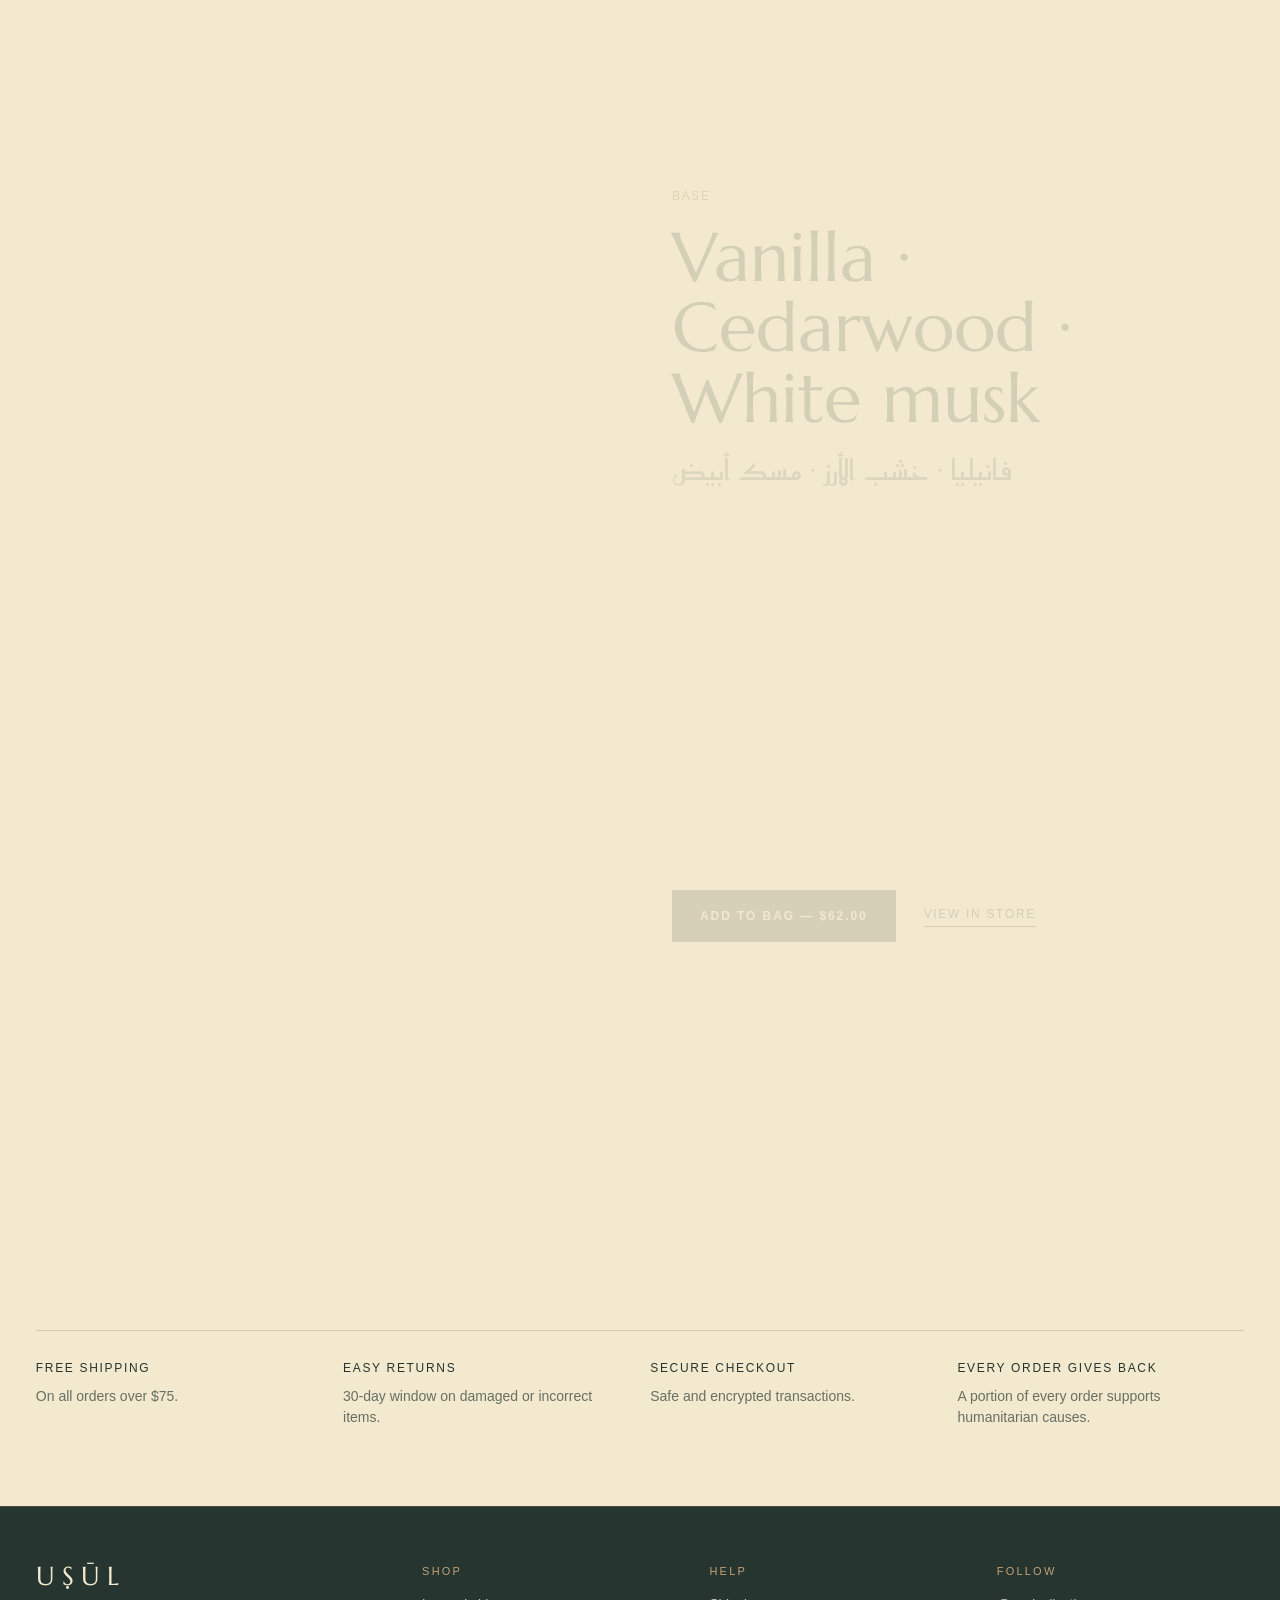
<file: fragrances-scroll.html>
<!doctype html>
<html lang="en" dir="ltr">
<head>
  <!-- Google tag (GA4) -->
  <script async src="https://www.googletagmanager.com/gtag/js?id=G-KXFBX73GJ1"></script>
  <script>window.dataLayer = window.dataLayer || []; function gtag(){dataLayer.push(arguments);} gtag("js", new Date()); gtag("config", "G-KXFBX73GJ1");</script>
  <meta charset="utf-8">
  <meta name="viewport" content="width=device-width, initial-scale=1">
  <title data-ar="العطور: الشام، وردة الصحراء، ورد وعود، ياسمين | أصول">Fragrances: Levant, Desert Rose, Rose Oud, Yasmin | UṢŪL</title>
  <meta name="description" content="Four perfumes from Usul Collective, each with its own story and notes: Levant, Desert Rose, Rose Oud and Yasmin. 50 ml, from $54." data-ar-content="أربعة عطور من مجموعة أصول، لكل منها قصته ونوتاته: الشام، وردة الصحراء، ورد وعود، ياسمين. ٥٠ مل، ابتداءً من ٥٤ دولارًا.">
  <!-- Search: the collection page, /fragrances.html, is the one to index; this scroll version points to it as canonical in each language. -->
  <script>(function (d) { var ar = /[?&]lang=ar(&|$)/.test(location.search), c = d.createElement('link'); c.rel = 'canonical'; c.setAttribute('data-self', ''); c.href = 'https://shop.usulapparel.com/fragrances.html' + (ar ? '?lang=ar' : ''); d.head.appendChild(c); if (ar) { d.documentElement.lang = 'ar'; d.documentElement.dir = 'rtl'; } })(document);</script>
  <link rel="alternate" hreflang="en" href="https://shop.usulapparel.com/fragrances.html">
  <link rel="alternate" hreflang="ar" href="https://shop.usulapparel.com/fragrances.html?lang=ar">
  <link rel="alternate" hreflang="x-default" href="https://shop.usulapparel.com/fragrances.html">
  <meta property="og:site_name" content="Usul Collective">
  <meta property="og:locale" content="en_US">
  <meta property="og:locale:alternate" content="ar_AR">
  <meta property="og:type" content="website">
  <meta property="og:title" content="Fragrances: Levant, Desert Rose, Rose Oud, Yasmin | UṢŪL">
  <meta property="og:description" content="Four perfumes from Usul Collective, each with its own story and notes: Levant, Desert Rose, Rose Oud and Yasmin. 50 ml, from $54.">
  <meta property="og:url" content="https://shop.usulapparel.com/fragrances-scroll.html">
  <meta property="og:image" content="https://shop.usulapparel.com/assets/img/levant.jpg">
  <meta name="twitter:card" content="summary_large_image">
  <meta name="theme-color" content="#263530">
  <link rel="icon" href="assets/favicon.svg" type="image/svg+xml">
  <link rel="stylesheet" href="css/fonts.css?v=20261123">
  <link rel="stylesheet" href="css/styles.css?v=20261123">
  <link rel="stylesheet" href="css/fragrances-scroll.css?v=20261123">
</head>
<body>
<div class="announce" role="region" aria-label="Announcements">
  <div class="announce__track">
    <div class="announce__group"><span data-ar="إصدار جديد — تسوّق خط الجامعات">New drop — shop the Collegiate Line</span><span data-ar="شحن مجاني للطلبات فوق ٧٥ دولارًا">Free shipping on orders over $75</span><span data-ar="كل طلب يُسهم في العطاء">Every order gives back</span></div>
    <div class="announce__group" aria-hidden="true"><span data-ar="إصدار جديد — تسوّق خط الجامعات">New drop — shop the Collegiate Line</span><span data-ar="شحن مجاني للطلبات فوق ٧٥ دولارًا">Free shipping on orders over $75</span><span data-ar="كل طلب يُسهم في العطاء">Every order gives back</span></div>
  </div>
</div>

<header class="header" id="top">
  <div class="header__row">
    <nav class="nav caps" aria-label="Primary">
      <a href="index.html#apparel" data-ar="الأزياء">Apparel</a>
      <a href="fragrances.html" data-ar="العطور">Fragrances</a>
      <a href="about.html" data-ar="قصتنا">Our story</a>
      <a href="#contact" data-ar="تواصل معنا">Contact us</a>
    </nav>
    <button class="menu-toggle" aria-label="Menu" aria-expanded="false" aria-controls="mobile-nav"></button>
    <a class="brand" href="index.html" aria-label="UṢŪL home"><span class="wordmark">U<span class="dot">S</span>ŪL</span></a>
    <div class="utility caps">
      <button class="lang-toggle" type="button" aria-label="Switch to Arabic">عربي</button>
      <a class="bag-btn" href="https://usulapparel.com/cart"><span data-ar="الحقيبة">Bag</span> (<span class="bag-count">0</span>)</a>
    </div>
  </div>
  <nav class="mobile-nav caps" id="mobile-nav" aria-label="Mobile">
    <a href="index.html#apparel"><span>Apparel</span><span class="ar">الأزياء</span></a>
    <a href="fragrances.html"><span>Fragrances</span><span class="ar">العطور</span></a>
    <a href="about.html"><span>Our story</span><span class="ar">قصتنا</span></a>
    <a href="#contact"><span>Contact us</span><span class="ar">تواصل معنا</span></a>
  </nav>
</header>



<main class="fx" data-tone="cream">
  <section class="fx-intro">
    <p class="caps fx-meta" data-ar="أربعة عطور، ابتداءً من $54">Four scents, from $54</p>
    <h1 data-ar="العطور">Fragrances <span class="ar">العطور</span></h1>
    <p class="fx-lede" data-ar="مرّر للأسفل لتكتشف كل عطر، من الافتتاحية إلى القاعدة.">Scroll to meet each scent, from the first note to the last.</p>
    <span class="fx-cue" aria-hidden="true"></span>
  </section>

  <nav class="fx-dots caps" aria-label="Fragrances"><a href="#levant" data-dot="levant"><span class="fx-dots__name">Levant</span></a><a href="#desert-rose" data-dot="desert-rose"><span class="fx-dots__name">Desert Rose</span></a><a href="#rose-oud" data-dot="rose-oud"><span class="fx-dots__name">Rose Oud</span></a><a href="#yasmin" data-dot="yasmin"><span class="fx-dots__name">Yasmin</span></a></nav>

  <section class="fx-scent" id="levant" data-scent="levant" data-tone="pine">
    <div class="fx-media">
      <div class="fx-media__frame plate"><img src="assets/img/fragrance-levant.jpg" alt="Levant fragrance bottle" loading="lazy"></div>
      <ol class="fx-stages caps" aria-hidden="true"><li data-stage-label="1"><span data-ar="الافتتاحية">Head</span></li><li data-stage-label="2"><span data-ar="القلب">Heart</span></li><li data-stage-label="3"><span data-ar="القاعدة">Base</span></li></ol>
    </div>
    <div class="fx-steps">
      <div class="fx-step fx-title" data-step data-stage="0">
        <p class="caps fx-meta" data-ar="50 مل">50 ml</p>
        <h2>Levant <span class="ar">الشام</span></h2>
        <p class="fx-price">$54.00</p>
      </div>
      <div class="fx-step" data-step data-stage="0">
        <p class="fx-copy" data-ar="يبدأ بحمضيات مشرقة، نظيفة وعفوية. ثم يمنحه خشب الأرز بنيته، جافاً وراسخاً. ويستقر العود تحت كل ذلك، ناعماً وثابتاً. يبقى كالذكرى: هادئاً، عريقاً، باقياً.">Bright citrus rises first — clean, effortless. Cedarwood brings structure. Dry. Grounded. Oud settles beneath it all, smooth and steady. It lingers like memory — quiet, ancient, enduring.</p>
      </div>
      <div class="fx-step fx-note" data-step data-stage="1">
        <p class="caps fx-tier" data-ar="الافتتاحية">Head</p>
        <p class="fx-note__name">Bergamot</p>
        <p class="ar fx-note__ar">برغموت</p>
      </div>
      <div class="fx-step fx-note" data-step data-stage="2">
        <p class="caps fx-tier" data-ar="القلب">Heart</p>
        <p class="fx-note__name">Cedarwood</p>
        <p class="ar fx-note__ar">خشب الأرز</p>
      </div>
      <div class="fx-step fx-note" data-step data-stage="3">
        <p class="caps fx-tier" data-ar="القاعدة">Base</p>
        <p class="fx-note__name">Oud</p>
        <p class="ar fx-note__ar">عود</p>
      </div>
      <div class="fx-step fx-buy" data-step data-stage="3">
        <button class="btn fx-btn" type="button" data-add-variant="52273860575531" data-price="54" data-name="Levant" data-name-ar="الشام" data-ar="أضف إلى الحقيبة — $54.00">Add to bag — $54.00</button>
        <a class="link" href="https://usulapparel.com/products/perfume" data-ar="عرض في المتجر">View in store</a>
      </div>
    </div>
  </section>
  <section class="fx-scent" id="desert-rose" data-scent="desert-rose" data-tone="sand">
    <div class="fx-media">
      <div class="fx-media__frame plate"><img src="assets/img/fragrance-desert-rose.jpg" alt="Desert Rose fragrance bottle" loading="lazy"></div>
      <ol class="fx-stages caps" aria-hidden="true"><li data-stage-label="1"><span data-ar="الافتتاحية">Head</span></li><li data-stage-label="2"><span data-ar="القلب">Heart</span></li><li data-stage-label="3"><span data-ar="القاعدة">Base</span></li></ol>
    </div>
    <div class="fx-steps">
      <div class="fx-step fx-title" data-step data-stage="0">
        <p class="caps fx-meta" data-ar="ماء عطر · 50 مل">Eau de parfum · 50 ml</p>
        <h2>Desert Rose <span class="ar">وردة الصحراء</span></h2>
        <p class="fx-price">$62.00</p>
      </div>
      <div class="fx-step" data-step data-stage="0">
        <p class="fx-copy" data-ar="تتفتّح الوردة المغبّرة برفق، مكسوّة بنعومة البودرة، رقيقة ومتحفّظة. ويثبّت المسك قلب العطر، نظيفاً وقريباً من البشرة. وتستقر الفانيليا في القاعدة، حريرية ودافئة. يترك أثراً أقرب إلى الحضور منه إلى العطر.">Dusty rose emerges gently — veiled in powder, delicate and restrained. Musk anchors the heart. Clean. Close. Vanilla settles underneath. Silken. Warm. It leaves a trace that feels less like perfume and more like presence.</p>
      </div>
      <div class="fx-step fx-note" data-step data-stage="1">
        <p class="caps fx-tier" data-ar="الافتتاحية">Head</p>
        <p class="fx-note__name">Dusty rose</p>
        <p class="ar fx-note__ar">وردة مغبّرة</p>
      </div>
      <div class="fx-step fx-note" data-step data-stage="2">
        <p class="caps fx-tier" data-ar="القلب">Heart</p>
        <p class="fx-note__name">Musk</p>
        <p class="ar fx-note__ar">مسك</p>
      </div>
      <div class="fx-step fx-note" data-step data-stage="3">
        <p class="caps fx-tier" data-ar="القاعدة">Base</p>
        <p class="fx-note__name">Vanilla</p>
        <p class="ar fx-note__ar">فانيليا</p>
      </div>
      <div class="fx-step fx-buy" data-step data-stage="3">
        <button class="btn fx-btn" type="button" data-add-variant="52273813061931" data-price="62" data-name="Desert Rose" data-name-ar="وردة الصحراء" data-ar="أضف إلى الحقيبة — $62.00">Add to bag — $62.00</button>
        <a class="link" href="https://usulapparel.com/products/deset-rose" data-ar="عرض في المتجر">View in store</a>
      </div>
    </div>
  </section>
  <section class="fx-scent" id="rose-oud" data-scent="rose-oud" data-tone="clay">
    <div class="fx-media">
      <div class="fx-media__frame plate"><img src="assets/img/fragrance-rose-oud.jpg" alt="Rose Oud fragrance bottle" loading="lazy"></div>
      <ol class="fx-stages caps" aria-hidden="true"><li data-stage-label="1"><span data-ar="الافتتاحية">Head</span></li><li data-stage-label="2"><span data-ar="القلب">Heart</span></li><li data-stage-label="3"><span data-ar="القاعدة">Base</span></li></ol>
    </div>
    <div class="fx-steps">
      <div class="fx-step fx-title" data-step data-stage="0">
        <p class="caps fx-meta" data-ar="ماء عطر · 50 مل">Eau de parfum · 50 ml</p>
        <h2>Rose Oud <span class="ar">ورد وعود</span></h2>
        <p class="fx-price">$73.00</p>
      </div>
      <div class="fx-step" data-step data-stage="0">
        <p class="fx-copy" data-ar="يفتتح الزعفران العطر دافئاً لا تخطئه. ويتفتّح في قلبه ورد الطائف والباتشولي، عمقٌ زهري متجذّر في الأرض. ويستقر العنبر والعود في القاعدة، راتنجيّين مخمليّين. عطر يستقر كالنسب، غنيّ بالتقاليد، متجذّر في قوة هادئة.">Saffron opens warm, unmistakable. Taif rose and patchouli unfold at the heart. Floral depth grounded in earth. Amber and oud rest at the base. Resinous. Velvety. A scent that settles like lineage — rich with tradition, rooted in quiet power.</p>
      </div>
      <div class="fx-step fx-note" data-step data-stage="1">
        <p class="caps fx-tier" data-ar="الافتتاحية">Head</p>
        <p class="fx-note__name">Saffron</p>
        <p class="ar fx-note__ar">زعفران</p>
      </div>
      <div class="fx-step fx-note" data-step data-stage="2">
        <p class="caps fx-tier" data-ar="القلب">Heart</p>
        <p class="fx-note__name">Taif rose · Patchouli</p>
        <p class="ar fx-note__ar">ورد الطائف · باتشولي</p>
      </div>
      <div class="fx-step fx-note" data-step data-stage="3">
        <p class="caps fx-tier" data-ar="القاعدة">Base</p>
        <p class="fx-note__name">Oud · Amber</p>
        <p class="ar fx-note__ar">عود · عنبر</p>
      </div>
      <div class="fx-step fx-buy" data-step data-stage="3">
        <button class="btn fx-btn" type="button" data-add-variant="52273696211243" data-price="73" data-name="Rose Oud" data-name-ar="ورد وعود" data-ar="أضف إلى الحقيبة — $73.00">Add to bag — $73.00</button>
        <a class="link" href="https://usulapparel.com/products/rose-oud" data-ar="عرض في المتجر">View in store</a>
      </div>
    </div>
  </section>
  <section class="fx-scent" id="yasmin" data-scent="yasmin" data-tone="cream">
    <div class="fx-media">
      <div class="fx-media__frame plate"><img src="assets/img/fragrance-yasmin.jpg" alt="Yasmin fragrance bottle" loading="lazy"></div>
      <ol class="fx-stages caps" aria-hidden="true"><li data-stage-label="1"><span data-ar="الافتتاحية">Head</span></li><li data-stage-label="2"><span data-ar="القلب">Heart</span></li><li data-stage-label="3"><span data-ar="القاعدة">Base</span></li></ol>
    </div>
    <div class="fx-steps">
      <div class="fx-step fx-title" data-step data-stage="0">
        
        <h2>Yasmin <span class="ar">ياسمين</span></h2>
        <p class="fx-price">$62.00</p>
      </div>
      <div class="fx-step" data-step data-stage="0">
        <p class="fx-copy" data-ar="ياسمين عطر زهري دافئ يتمحور حول الياسمين المتفتّح. يفسح البرغموت المشرق وزهر البرتقال المجال للياسمين ومسك الروم الكريمي، فيما تضيف الفانيليا وخشب الأرز والمسك الأبيض دفئاً وعمقاً. ناعم وأنثوي وآسر بهدوء، يبقى دون أن يطغى.">Yāsmīn is a warm floral centered around jasmine in bloom. Bright bergamot and orange blossom give way to jasmine and creamy tuberose, while vanilla, cedarwood, and white musk add warmth and depth. Soft, feminine, and quietly captivating, it’s the kind of scent that lingers without overwhelming.</p>
      </div>
      <div class="fx-step fx-note" data-step data-stage="1">
        <p class="caps fx-tier" data-ar="الافتتاحية">Head</p>
        <p class="fx-note__name">Bergamot · Orange blossom</p>
        <p class="ar fx-note__ar">برغموت · زهر البرتقال</p>
      </div>
      <div class="fx-step fx-note" data-step data-stage="2">
        <p class="caps fx-tier" data-ar="القلب">Heart</p>
        <p class="fx-note__name">Jasmine · Tuberose</p>
        <p class="ar fx-note__ar">ياسمين · مسك الروم</p>
      </div>
      <div class="fx-step fx-note" data-step data-stage="3">
        <p class="caps fx-tier" data-ar="القاعدة">Base</p>
        <p class="fx-note__name">Vanilla · Cedarwood · White musk</p>
        <p class="ar fx-note__ar">فانيليا · خشب الأرز · مسك أبيض</p>
      </div>
      <div class="fx-step fx-buy" data-step data-stage="3">
        <button class="btn fx-btn" type="button" data-add-variant="67694684733739" data-price="62" data-name="Yasmin" data-name-ar="ياسمين" data-ar="أضف إلى الحقيبة — $62.00">Add to bag — $62.00</button>
        <a class="link" href="https://usulapparel.com/products/yasmin" data-ar="عرض في المتجر">View in store</a>
      </div>
    </div>
  </section>

  <section class="perks" aria-label="Shopping with Usul"><div><h3 class="caps" data-ar="شحن مجاني">Free shipping</h3><p data-ar="لكل الطلبات فوق ٧٥ دولارًا.">On all orders over $75.</p></div><div><h3 class="caps" data-ar="إرجاع سهل">Easy returns</h3><p data-ar="خلال ٣٠ يوماً للقطع التالفة أو الخاطئة.">30-day window on damaged or incorrect items.</p></div><div><h3 class="caps" data-ar="دفع آمن">Secure checkout</h3><p data-ar="معاملات آمنة ومشفّرة.">Safe and encrypted transactions.</p></div><div><h3 class="caps" data-ar="كل طلب يُسهم في العطاء">Every order gives back</h3><p data-ar="جزء من كل طلب يدعم قضايا إنسانية.">A portion of every order supports humanitarian causes.</p></div></section>
</main>



<footer class="footer" id="contact">
  <div class="footer__grid">
    <div class="footer__brand">
      <a class="brand" href="index.html" aria-label="UṢŪL home"><span class="wordmark">U<span class="dot">S</span>ŪL</span></a>
      <p data-ar="أزياء خالدة تكرّم الثقافة العربية وأعلام الأدب العربي.">Timeless streetwear honoring Arab culture and the legends of Arabic literature.</p>
    </div>
    <div><h4 class="caps" data-ar="تسوّق">Shop</h4><ul><li><a href="index.html#apparel" data-ar="خط الأعلام">Legends Line</a></li><li><a href="index.html#apparel" data-ar="خط الجامعات">Collegiate Line</a></li><li><a href="fragrances.html" data-ar="العطور">Fragrance</a></li></ul></div>
    <div><h4 class="caps" data-ar="المساعدة">Help</h4><ul><li><a href="https://usulapparel.com/policies/shipping-policy" data-ar="الشحن">Shipping</a></li><li><a href="https://usulapparel.com/policies/refund-policy" data-ar="الإرجاع">Returns</a></li><li><a href="product.html#specs" data-ar="المقاسات">Sizing</a></li></ul></div>
    <div><h4 class="caps" data-ar="تابعنا">Follow</h4><ul><li><a href="https://www.instagram.com/usulcollective/" rel="noopener" dir="ltr">@usulcollective</a></li><li><a href="https://www.instagram.com/apparelbyusul/" rel="noopener" dir="ltr">@apparelbyusul</a></li><li><a href="https://www.tiktok.com/@usul.collective" rel="noopener" data-ar="تيك توك">TikTok</a></li></ul></div>
  </div>
  <div class="footer__base caps micro"><span data-ar="© ٢٠٢٦ مجموعة أصول">© 2026 Usul Collective</span><span data-ar="اتبع · تعلّم · شارك">Follow · Learn · Share</span></div>
</footer>

<div class="toast caps" role="status" aria-live="polite"></div>
<script src="js/main.js?v=20261123"></script>
<script src="js/fragrances-scroll.js?v=20261123"></script>
</body>
</html>
</file>
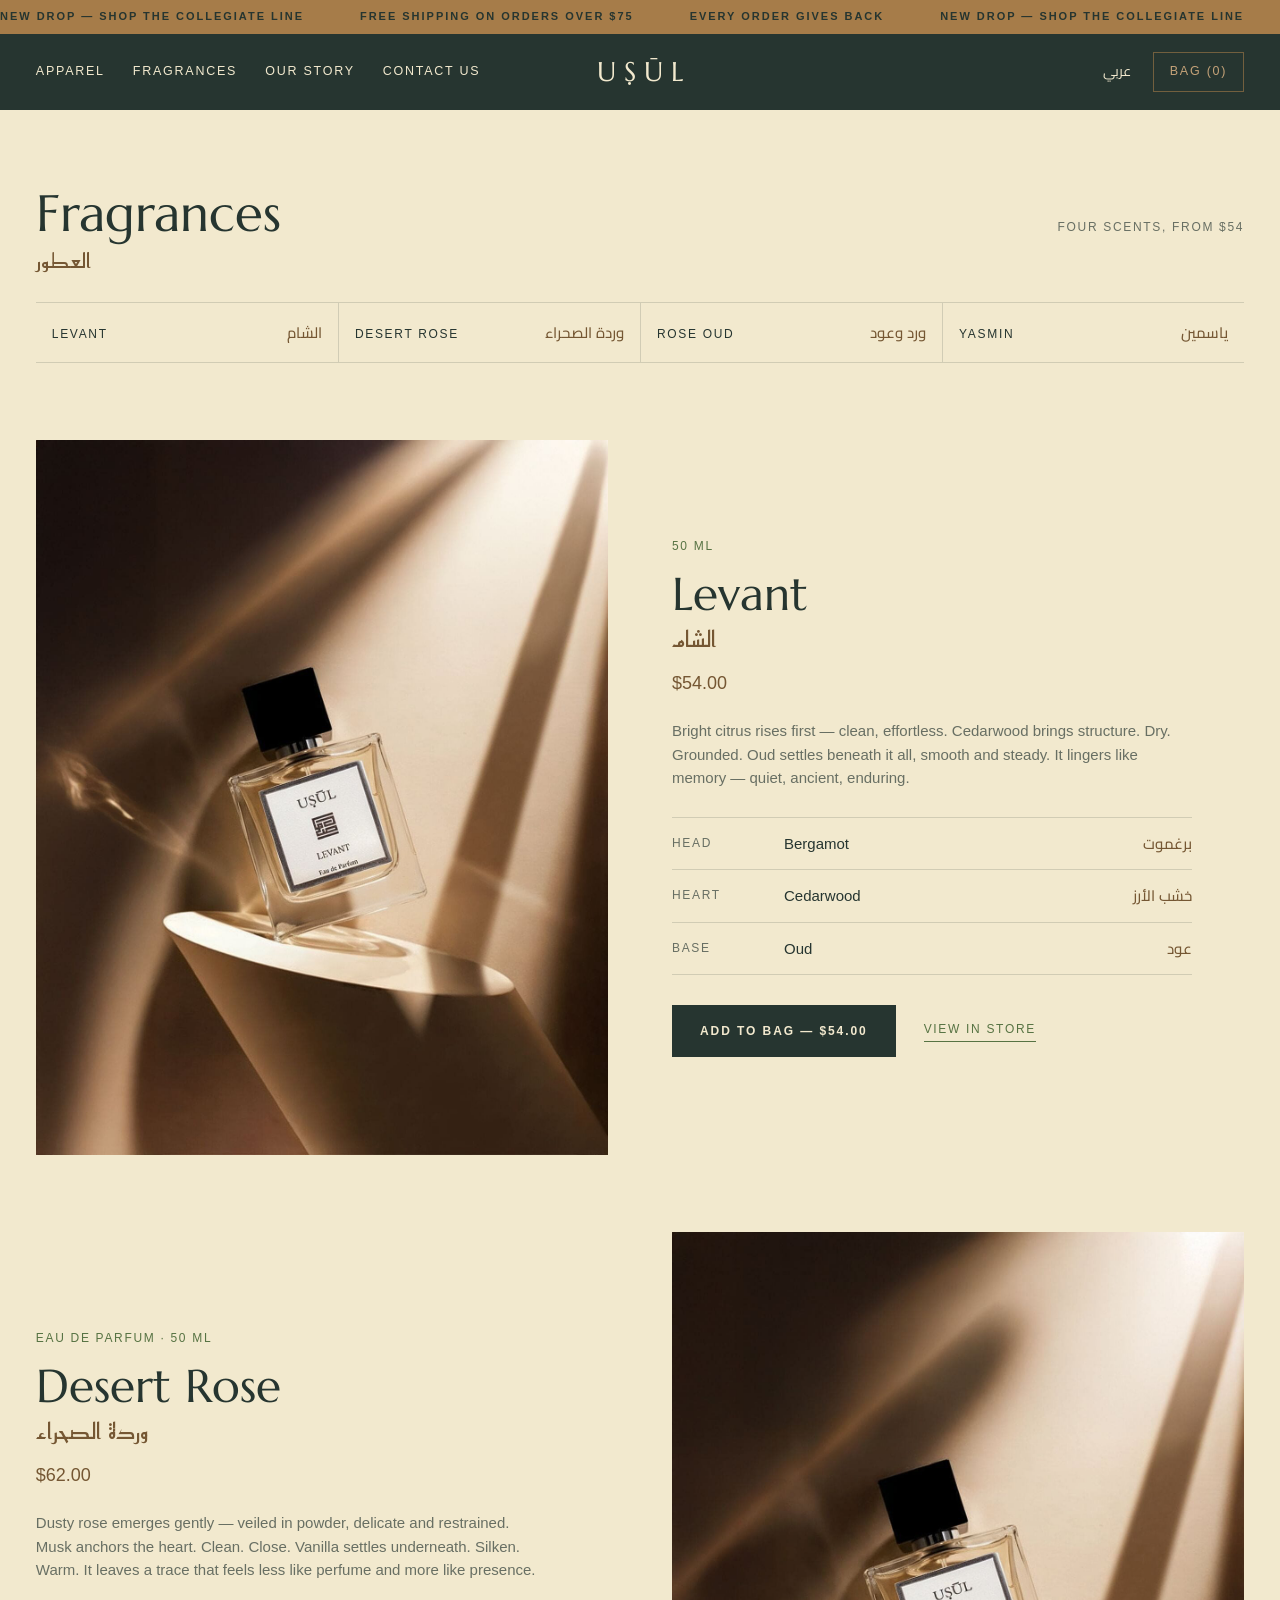
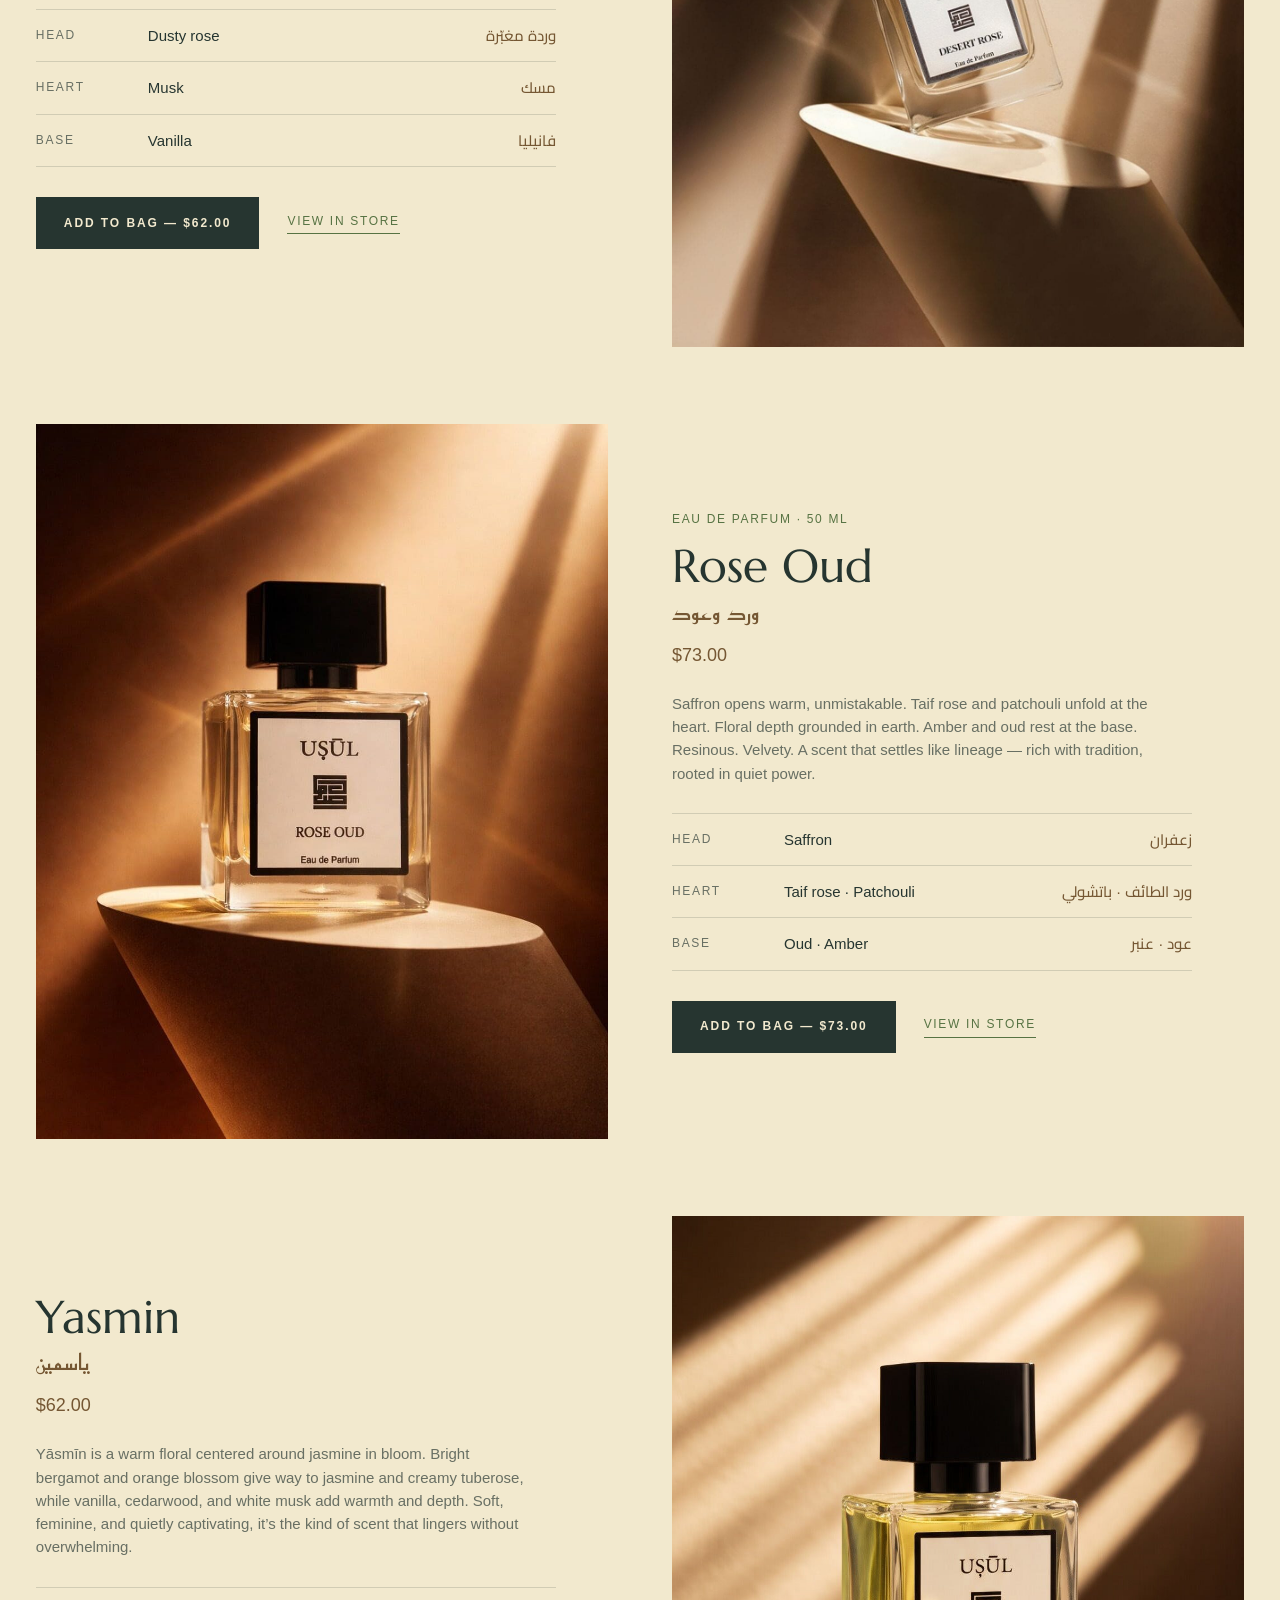
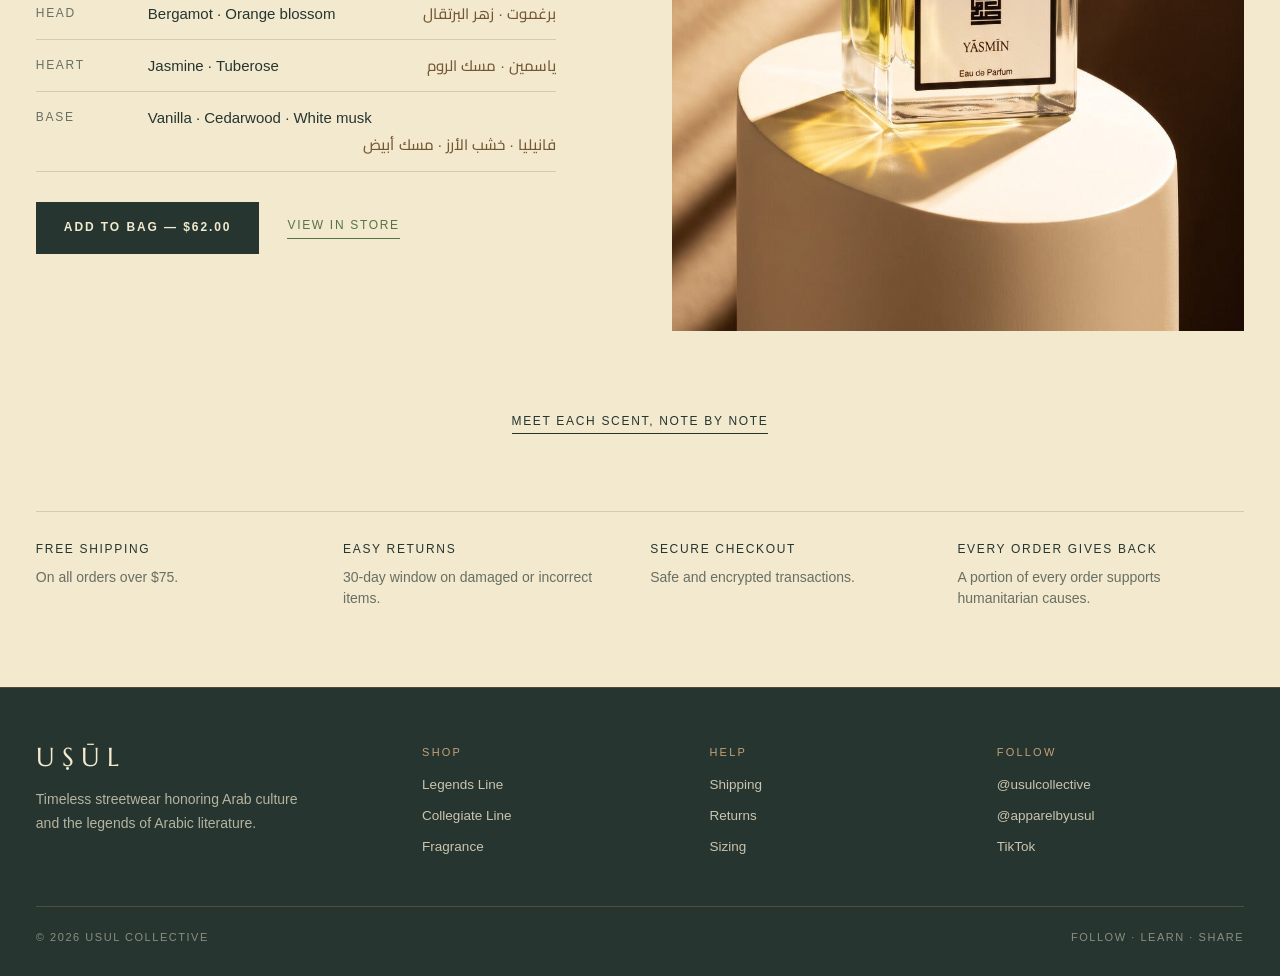
<file: fragrances.html>
<!doctype html>
<html lang="en" dir="ltr">
<head>
  <!-- Google tag (GA4) -->
  <script async src="https://www.googletagmanager.com/gtag/js?id=G-KXFBX73GJ1"></script>
  <script>window.dataLayer = window.dataLayer || []; function gtag(){dataLayer.push(arguments);} gtag("js", new Date()); gtag("config", "G-KXFBX73GJ1");</script>
  <meta charset="utf-8">
  <meta name="viewport" content="width=device-width, initial-scale=1">
  <title data-ar="العطور: الشام، وردة الصحراء، ورد وعود، ياسمين | أصول">Fragrances: Levant, Desert Rose, Rose Oud, Yasmin | UṢŪL</title>
  <meta name="description" content="Four perfumes from Usul Collective, each with its own story and notes: Levant, Desert Rose, Rose Oud and Yasmin. 50 ml, from $54." data-ar-content="أربعة عطور من مجموعة أصول، لكل منها قصته ونوتاته: الشام، وردة الصحراء، ورد وعود، ياسمين. ٥٠ مل، ابتداءً من ٥٤ دولارًا.">
  <!-- Search: this page in English is /fragrances.html, in Arabic /fragrances.html?lang=ar (same file; js/main.js switches the language).
       The canonical link is written here, not as a plain tag, so each language version names itself. -->
  <script>(function (d) { var ar = /[?&]lang=ar(&|$)/.test(location.search), c = d.createElement('link'); c.rel = 'canonical'; c.setAttribute('data-self', ''); c.href = 'https://shop.usulapparel.com/fragrances.html' + (ar ? '?lang=ar' : ''); d.head.appendChild(c); if (ar) { d.documentElement.lang = 'ar'; d.documentElement.dir = 'rtl'; } })(document);</script>
  <link rel="alternate" hreflang="en" href="https://shop.usulapparel.com/fragrances.html">
  <link rel="alternate" hreflang="ar" href="https://shop.usulapparel.com/fragrances.html?lang=ar">
  <link rel="alternate" hreflang="x-default" href="https://shop.usulapparel.com/fragrances.html">
  <meta property="og:site_name" content="Usul Collective">
  <meta property="og:type" content="website">
  <meta property="og:title" content="Fragrances: Levant, Desert Rose, Rose Oud, Yasmin | UṢŪL">
  <meta property="og:description" content="Levant, Desert Rose, Rose Oud and Yasmin: the Usul Collective fragrances, with their notes.">
  <meta property="og:url" content="https://shop.usulapparel.com/fragrances.html">
  <meta property="og:image" content="https://shop.usulapparel.com/assets/img/levant.jpg">
  <meta name="twitter:card" content="summary_large_image">
  <meta name="theme-color" content="#263530">
  <link rel="icon" href="assets/favicon.svg" type="image/svg+xml">
  <link rel="stylesheet" href="css/fonts.css?v=20261123">
  <link rel="stylesheet" href="css/styles.css?v=20261123">
  <link rel="stylesheet" href="css/fragrances.css?v=20261123">
</head>
<body>
<div class="announce" role="region" aria-label="Announcements">
  <div class="announce__track">
    <div class="announce__group"><span data-ar="إصدار جديد — تسوّق خط الجامعات">New drop — shop the Collegiate Line</span><span data-ar="شحن مجاني للطلبات فوق ٧٥ دولارًا">Free shipping on orders over $75</span><span data-ar="كل طلب يُسهم في العطاء">Every order gives back</span></div>
    <div class="announce__group" aria-hidden="true"><span data-ar="إصدار جديد — تسوّق خط الجامعات">New drop — shop the Collegiate Line</span><span data-ar="شحن مجاني للطلبات فوق ٧٥ دولارًا">Free shipping on orders over $75</span><span data-ar="كل طلب يُسهم في العطاء">Every order gives back</span></div>
  </div>
</div>

<header class="header" id="top">
  <div class="header__row">
    <nav class="nav caps" aria-label="Primary">
      <a href="index.html#apparel" data-ar="الأزياء">Apparel</a>
      <a href="fragrances.html" data-ar="العطور">Fragrances</a>
      <a href="about.html" data-ar="قصتنا">Our story</a>
      <a href="#contact" data-ar="تواصل معنا">Contact us</a>
    </nav>
    <button class="menu-toggle" aria-label="Menu" aria-expanded="false" aria-controls="mobile-nav"></button>
    <a class="brand" href="index.html" aria-label="UṢŪL home"><span class="wordmark">U<span class="dot">S</span>ŪL</span></a>
    <div class="utility caps">
      <button class="lang-toggle" type="button" aria-label="Switch to Arabic">عربي</button>
      <a class="bag-btn" href="https://usulapparel.com/cart"><span data-ar="الحقيبة">Bag</span> (<span class="bag-count">0</span>)</a>
    </div>
  </div>
  <nav class="mobile-nav caps" id="mobile-nav" aria-label="Mobile">
    <a href="index.html#apparel"><span>Apparel</span><span class="ar">الأزياء</span></a>
    <a href="fragrances.html"><span>Fragrances</span><span class="ar">العطور</span></a>
    <a href="about.html"><span>Our story</span><span class="ar">قصتنا</span></a>
    <a href="#contact"><span>Contact us</span><span class="ar">تواصل معنا</span></a>
  </nav>
</header>


<main class="fragrances">
  <div class="section-head frag-head">
    <h1 data-ar="العطور">Fragrances <span class="ar">العطور</span></h1>
    <p class="caps muted" data-ar="أربعة عطور، ابتداءً من $54">Four scents, from $54</p>
  </div>
  <nav class="frag-jump caps" aria-label="Fragrances"><a href="#levant"><span>Levant</span><span class="ar">الشام</span></a><a href="#desert-rose"><span>Desert Rose</span><span class="ar">وردة الصحراء</span></a><a href="#rose-oud"><span>Rose Oud</span><span class="ar">ورد وعود</span></a><a href="#yasmin"><span>Yasmin</span><span class="ar">ياسمين</span></a></nav>

  <article class="scent" id="levant">
    <div class="plate scent__img"><img class="img-zoom" src="assets/img/fragrance-levant.jpg" alt="Levant fragrance bottle" loading="lazy"></div>
    <div class="scent__body">
      <p class="caps scent__meta" data-ar="50 مل">50 ml</p>
      <h2>Levant <span class="ar">الشام</span></h2>
      <p class="scent__price">$54.00</p>
      <p class="scent__copy" data-ar="يبدأ بحمضيات مشرقة، نظيفة وعفوية. ثم يمنحه خشب الأرز بنيته، جافاً وراسخاً. ويستقر العود تحت كل ذلك، ناعماً وثابتاً. يبقى كالذكرى: هادئاً، عريقاً، باقياً.">Bright citrus rises first — clean, effortless. Cedarwood brings structure. Dry. Grounded. Oud settles beneath it all, smooth and steady. It lingers like memory — quiet, ancient, enduring.</p>
      <dl class="notes"><div><dt class="caps" data-ar="الافتتاحية">Head</dt><dd><span>Bergamot</span><span class="ar">برغموت</span></dd></div><div><dt class="caps" data-ar="القلب">Heart</dt><dd><span>Cedarwood</span><span class="ar">خشب الأرز</span></dd></div><div><dt class="caps" data-ar="القاعدة">Base</dt><dd><span>Oud</span><span class="ar">عود</span></dd></div></dl>
      <div class="scent__actions">
        <button class="btn btn--pine" type="button" data-add-variant="52273860575531" data-price="54" data-name="Levant" data-name-ar="الشام" data-ar="أضف إلى الحقيبة — $54.00">Add to bag — $54.00</button>
        <a class="link" href="https://usulapparel.com/products/perfume" data-ar="عرض في المتجر">View in store</a>
      </div>
    </div>
  </article>
  <article class="scent" id="desert-rose">
    <div class="plate scent__img"><img class="img-zoom" src="assets/img/fragrance-desert-rose.jpg" alt="Desert Rose fragrance bottle" loading="lazy"></div>
    <div class="scent__body">
      <p class="caps scent__meta" data-ar="ماء عطر · 50 مل">Eau de parfum · 50 ml</p>
      <h2>Desert Rose <span class="ar">وردة الصحراء</span></h2>
      <p class="scent__price">$62.00</p>
      <p class="scent__copy" data-ar="تتفتّح الوردة المغبّرة برفق، مكسوّة بنعومة البودرة، رقيقة ومتحفّظة. ويثبّت المسك قلب العطر، نظيفاً وقريباً من البشرة. وتستقر الفانيليا في القاعدة، حريرية ودافئة. يترك أثراً أقرب إلى الحضور منه إلى العطر.">Dusty rose emerges gently — veiled in powder, delicate and restrained. Musk anchors the heart. Clean. Close. Vanilla settles underneath. Silken. Warm. It leaves a trace that feels less like perfume and more like presence.</p>
      <dl class="notes"><div><dt class="caps" data-ar="الافتتاحية">Head</dt><dd><span>Dusty rose</span><span class="ar">وردة مغبّرة</span></dd></div><div><dt class="caps" data-ar="القلب">Heart</dt><dd><span>Musk</span><span class="ar">مسك</span></dd></div><div><dt class="caps" data-ar="القاعدة">Base</dt><dd><span>Vanilla</span><span class="ar">فانيليا</span></dd></div></dl>
      <div class="scent__actions">
        <button class="btn btn--pine" type="button" data-add-variant="52273813061931" data-price="62" data-name="Desert Rose" data-name-ar="وردة الصحراء" data-ar="أضف إلى الحقيبة — $62.00">Add to bag — $62.00</button>
        <a class="link" href="https://usulapparel.com/products/deset-rose" data-ar="عرض في المتجر">View in store</a>
      </div>
    </div>
  </article>
  <article class="scent" id="rose-oud">
    <div class="plate scent__img"><img class="img-zoom" src="assets/img/fragrance-rose-oud.jpg" alt="Rose Oud fragrance bottle" loading="lazy"></div>
    <div class="scent__body">
      <p class="caps scent__meta" data-ar="ماء عطر · 50 مل">Eau de parfum · 50 ml</p>
      <h2>Rose Oud <span class="ar">ورد وعود</span></h2>
      <p class="scent__price">$73.00</p>
      <p class="scent__copy" data-ar="يفتتح الزعفران العطر دافئاً لا تخطئه. ويتفتّح في قلبه ورد الطائف والباتشولي، عمقٌ زهري متجذّر في الأرض. ويستقر العنبر والعود في القاعدة، راتنجيّين مخمليّين. عطر يستقر كالنسب، غنيّ بالتقاليد، متجذّر في قوة هادئة.">Saffron opens warm, unmistakable. Taif rose and patchouli unfold at the heart. Floral depth grounded in earth. Amber and oud rest at the base. Resinous. Velvety. A scent that settles like lineage — rich with tradition, rooted in quiet power.</p>
      <dl class="notes"><div><dt class="caps" data-ar="الافتتاحية">Head</dt><dd><span>Saffron</span><span class="ar">زعفران</span></dd></div><div><dt class="caps" data-ar="القلب">Heart</dt><dd><span>Taif rose · Patchouli</span><span class="ar">ورد الطائف · باتشولي</span></dd></div><div><dt class="caps" data-ar="القاعدة">Base</dt><dd><span>Oud · Amber</span><span class="ar">عود · عنبر</span></dd></div></dl>
      <div class="scent__actions">
        <button class="btn btn--pine" type="button" data-add-variant="52273696211243" data-price="73" data-name="Rose Oud" data-name-ar="ورد وعود" data-ar="أضف إلى الحقيبة — $73.00">Add to bag — $73.00</button>
        <a class="link" href="https://usulapparel.com/products/rose-oud" data-ar="عرض في المتجر">View in store</a>
      </div>
    </div>
  </article>
  <article class="scent" id="yasmin">
    <div class="plate scent__img"><img class="img-zoom" src="assets/img/fragrance-yasmin.jpg" alt="Yasmin fragrance bottle" loading="lazy"></div>
    <div class="scent__body">
      
      <h2>Yasmin <span class="ar">ياسمين</span></h2>
      <p class="scent__price">$62.00</p>
      <p class="scent__copy" data-ar="ياسمين عطر زهري دافئ يتمحور حول الياسمين المتفتّح. يفسح البرغموت المشرق وزهر البرتقال المجال للياسمين ومسك الروم الكريمي، فيما تضيف الفانيليا وخشب الأرز والمسك الأبيض دفئاً وعمقاً. ناعم وأنثوي وآسر بهدوء، يبقى دون أن يطغى.">Yāsmīn is a warm floral centered around jasmine in bloom. Bright bergamot and orange blossom give way to jasmine and creamy tuberose, while vanilla, cedarwood, and white musk add warmth and depth. Soft, feminine, and quietly captivating, it’s the kind of scent that lingers without overwhelming.</p>
      <dl class="notes"><div><dt class="caps" data-ar="الافتتاحية">Head</dt><dd><span>Bergamot · Orange blossom</span><span class="ar">برغموت · زهر البرتقال</span></dd></div><div><dt class="caps" data-ar="القلب">Heart</dt><dd><span>Jasmine · Tuberose</span><span class="ar">ياسمين · مسك الروم</span></dd></div><div><dt class="caps" data-ar="القاعدة">Base</dt><dd><span>Vanilla · Cedarwood · White musk</span><span class="ar">فانيليا · خشب الأرز · مسك أبيض</span></dd></div></dl>
      <div class="scent__actions">
        <button class="btn btn--pine" type="button" data-add-variant="67694684733739" data-price="62" data-name="Yasmin" data-name-ar="ياسمين" data-ar="أضف إلى الحقيبة — $62.00">Add to bag — $62.00</button>
        <a class="link" href="https://usulapparel.com/products/yasmin" data-ar="عرض في المتجر">View in store</a>
      </div>
    </div>
  </article>

  <p class="frag-tour"><a class="link" href="fragrances-scroll.html" data-ar="اكتشف كل عطر، نوتة بعد نوتة">Meet each scent, note by note</a></p>

  <section class="perks" aria-label="Shopping with Usul"><div><h3 class="caps" data-ar="شحن مجاني">Free shipping</h3><p data-ar="لكل الطلبات فوق ٧٥ دولارًا.">On all orders over $75.</p></div><div><h3 class="caps" data-ar="إرجاع سهل">Easy returns</h3><p data-ar="خلال ٣٠ يوماً للقطع التالفة أو الخاطئة.">30-day window on damaged or incorrect items.</p></div><div><h3 class="caps" data-ar="دفع آمن">Secure checkout</h3><p data-ar="معاملات آمنة ومشفّرة.">Safe and encrypted transactions.</p></div><div><h3 class="caps" data-ar="كل طلب يُسهم في العطاء">Every order gives back</h3><p data-ar="جزء من كل طلب يدعم قضايا إنسانية.">A portion of every order supports humanitarian causes.</p></div></section>
</main>


<footer class="footer" id="contact">
  <div class="footer__grid">
    <div class="footer__brand">
      <a class="brand" href="index.html" aria-label="UṢŪL home"><span class="wordmark">U<span class="dot">S</span>ŪL</span></a>
      <p data-ar="أزياء خالدة تكرّم الثقافة العربية وأعلام الأدب العربي.">Timeless streetwear honoring Arab culture and the legends of Arabic literature.</p>
    </div>
    <div><h4 class="caps" data-ar="تسوّق">Shop</h4><ul><li><a href="index.html#apparel" data-ar="خط الأعلام">Legends Line</a></li><li><a href="index.html#apparel" data-ar="خط الجامعات">Collegiate Line</a></li><li><a href="fragrances.html" data-ar="العطور">Fragrance</a></li></ul></div>
    <div><h4 class="caps" data-ar="المساعدة">Help</h4><ul><li><a href="https://usulapparel.com/policies/shipping-policy" data-ar="الشحن">Shipping</a></li><li><a href="https://usulapparel.com/policies/refund-policy" data-ar="الإرجاع">Returns</a></li><li><a href="product.html#specs" data-ar="المقاسات">Sizing</a></li></ul></div>
    <div><h4 class="caps" data-ar="تابعنا">Follow</h4><ul><li><a href="https://www.instagram.com/usulcollective/" rel="noopener" dir="ltr">@usulcollective</a></li><li><a href="https://www.instagram.com/apparelbyusul/" rel="noopener" dir="ltr">@apparelbyusul</a></li><li><a href="https://www.tiktok.com/@usul.collective" rel="noopener" data-ar="تيك توك">TikTok</a></li></ul></div>
  </div>
  <div class="footer__base caps micro"><span data-ar="© ٢٠٢٦ مجموعة أصول">© 2026 Usul Collective</span><span data-ar="اتبع · تعلّم · شارك">Follow · Learn · Share</span></div>
</footer>

<div class="toast caps" role="status" aria-live="polite"></div>
<script src="js/main.js?v=20261123"></script>
</body>
</html>
</file>
<file: css/fonts.css>
/* Self-hosted Google Fonts (SIL Open Font License): Marcellus, Reem Kufi, Cairo.
   Marcellus comes in one weight (400). Reem Kufi and Cairo are variable fonts, so one file covers every weight.
   Cairo is the Arabic text face (the owner's pick in place of the brand guide's Snaga Arabic, an Adobe Font). */
/* latin-ext */
@font-face {
  font-family: 'Marcellus';
  font-style: normal;
  font-weight: 400;
  font-display: swap;
  src: url(../fonts/Marcellus-normal-latin-ext.woff2) format('woff2');
  unicode-range: U+0100-02BA, U+02BD-02C5, U+02C7-02CC, U+02CE-02D7, U+02DD-02FF, U+0304, U+0308, U+0329, U+1D00-1DBF, U+1E00-1E9F, U+1EF2-1EFF, U+2020, U+20A0-20AB, U+20AD-20C4, U+2113, U+2C60-2C7F, U+A720-A7FF;
}
/* latin */
@font-face {
  font-family: 'Marcellus';
  font-style: normal;
  font-weight: 400;
  font-display: swap;
  src: url(../fonts/Marcellus-normal-latin.woff2) format('woff2');
  unicode-range: U+0000-00FF, U+0131, U+0152-0153, U+02BB-02BC, U+02C6, U+02DA, U+02DC, U+0304, U+0308, U+0329, U+2000-206F, U+20AC, U+2122, U+2191, U+2193, U+2212, U+2215, U+FEFF, U+FFFD;
}
/* arabic */
@font-face {
  font-family: 'Reem Kufi';
  font-style: normal;
  font-weight: 400 700;
  font-display: swap;
  src: url(../fonts/ReemKufi-normal-arabic.woff2) format('woff2');
  unicode-range: U+0600-06FF, U+0750-077F, U+0870-0891, U+0897-08E1, U+08E3-08FF, U+200C-200E, U+2010-2011, U+204F, U+2E41, U+FB50-FDFF, U+FE70-FE74, U+FE76-FEFC, U+102E0-102FB, U+10E60-10E7E, U+10EC2-10EC7, U+10EC9-10EEE, U+10EF0-10EFF, U+1EE00-1EE03, U+1EE05-1EE1F, U+1EE21-1EE22, U+1EE24, U+1EE27, U+1EE29-1EE32, U+1EE34-1EE37, U+1EE39, U+1EE3B, U+1EE42, U+1EE47, U+1EE49, U+1EE4B, U+1EE4D-1EE4F, U+1EE51-1EE52, U+1EE54, U+1EE57, U+1EE59, U+1EE5B, U+1EE5D, U+1EE5F, U+1EE61-1EE62, U+1EE64, U+1EE67-1EE6A, U+1EE6C-1EE72, U+1EE74-1EE77, U+1EE79-1EE7C, U+1EE7E, U+1EE80-1EE89, U+1EE8B-1EE9B, U+1EEA1-1EEA3, U+1EEA5-1EEA9, U+1EEAB-1EEBB, U+1EEF0-1EEF1;
}
/* arabic */
@font-face {
  font-family: 'Cairo';
  font-style: normal;
  font-weight: 200 1000;
  font-display: swap;
  src: url(../fonts/Cairo-normal-arabic.woff2) format('woff2');
  unicode-range: U+0600-06FF, U+0750-077F, U+0870-0891, U+0897-08E1, U+08E3-08FF, U+200C-200E, U+2010-2011, U+204F, U+2E41, U+FB50-FDFF, U+FE70-FE74, U+FE76-FEFC, U+102E0-102FB, U+10E60-10E7E, U+10EC2-10EC7, U+10EC9-10EEE, U+10EF0-10EFF, U+1EE00-1EE03, U+1EE05-1EE1F, U+1EE21-1EE22, U+1EE24, U+1EE27, U+1EE29-1EE32, U+1EE34-1EE37, U+1EE39, U+1EE3B, U+1EE42, U+1EE47, U+1EE49, U+1EE4B, U+1EE4D-1EE4F, U+1EE51-1EE52, U+1EE54, U+1EE57, U+1EE59, U+1EE5B, U+1EE5D, U+1EE5F, U+1EE61-1EE62, U+1EE64, U+1EE67-1EE6A, U+1EE6C-1EE72, U+1EE74-1EE77, U+1EE79-1EE7C, U+1EE7E, U+1EE80-1EE89, U+1EE8B-1EE9B, U+1EEA1-1EEA3, U+1EEA5-1EEA9, U+1EEAB-1EEBB, U+1EEF0-1EEF1;
}
</file>
<file: css/styles.css>
/* ==========================================================================
   UṢŪL — Usul Collective
   Brand colours come from the Usul Brand Guide (Usul_Rebrand.pdf). Type,
   square edges, the clay announcement bar, the pine header and the product
   page layout follow the owner's Ṣumūd product design (see README).
   ========================================================================== */

:root {
  /* Brand Guide colours */
  --pine: #263530;    /* deep green — primary dark */
  --olive: #577343;   /* mid green */
  --leaf: #688C4F;    /* light green */
  --cream: #F2E9CE;   /* cream */
  --clay: #A67C49;    /* warm brown — fills, borders and large marks */
  /* Clay as a text colour. The brand clay is only about 3:1 against cream or pine, too faint for prices,
     labels and Arabic sub-lines, so text uses a darker clay on cream and a lighter one on pine (both 4.5:1 or better). */
  --clay-on-cream: #755733;
  --clay-on-pine: #C4A278;
  --clay-text: var(--clay-on-cream);
  --sand: #e2d9bd;    /* cream one step darker, behind product photos */

  --ink: var(--pine);
  --muted: rgba(38, 53, 48, .68);       /* secondary text on cream */
  --muted-on-pine: rgba(242, 233, 206, .62);
  --rule: rgba(38, 53, 48, .16);        /* hairlines on cream */
  --rule-on-pine: rgba(166, 124, 73, .35);

  /* Helvetica for Latin text (Brand Guide) and Cairo for Arabic text (the owner's pick in place of Snaga Arabic);
     Marcellus, Roman inscriptional capitals with the same even stroke as Reem Kufi, for headings and the wordmark;
     Reem Kufi for Arabic display lines. */
  --sans: "Helvetica Neue", Helvetica, Arial, sans-serif;
  --display: "Marcellus", "Trajan Pro", "Cormorant Garamond", Georgia, serif;
  --arabic: "Cairo", var(--sans);            /* Cairo covers Arabic only, so Latin inside Arabic text falls to Helvetica */
  --kufi: "Reem Kufi", "Marcellus", var(--arabic); /* Latin words in Arabic-mode headings (ṢUMŪD) stay in Marcellus */

  --gutter: clamp(18px, 2.8vw, 40px);
  --gap: clamp(14px, 1.6vw, 22px);
  --section: clamp(56px, 6vw, 80px);
}

*, *::before, *::after { box-sizing: border-box; }
html { -webkit-text-size-adjust: 100%; scroll-behavior: smooth; }
body {
  margin: 0;
  background: var(--cream);
  color: var(--ink);
  font-family: var(--sans);
  font-size: 15px;
  line-height: 1.55;
  -webkit-font-smoothing: antialiased;
  overflow-x: hidden;
}
img, svg { display: block; max-width: 100%; }
a { color: inherit; text-decoration: none; }
button { font: inherit; color: inherit; background: none; border: 0; padding: 0; cursor: pointer; }
:focus-visible { outline: 2px solid var(--clay); outline-offset: 3px; }
[hidden] { display: none !important; }
.visually-hidden { position: absolute !important; width: 1px; height: 1px; overflow: hidden; clip: rect(0 0 0 0); white-space: nowrap; }
.ar { font-family: var(--kufi); direction: rtl; unicode-bidi: isolate; letter-spacing: 0 !important; text-transform: none !important; }
/* Reem Kufi is a display face and gets hard to read small, so Arabic sub-lines of 18px and under are set in Cairo. */
.tile__name .ar, .section-head h2 .ar, .step h3 .ar, .chapter .ar, .mobile-nav a .ar, .frag-jump .ar, .notes dd .ar, .member__name .ar { font-family: var(--arabic); font-weight: 500; }
h1, h2, h3 { text-wrap: balance; }

/* Dark surfaces switch clay text to its lighter shade; cream surfaces nested inside them switch back. */
.header, .mobile-nav, .panel--pine, .quote__text, .buybox, .footer, .sticky-add, .upsell__bar { --clay-text: var(--clay-on-pine); }
.panel--cream, .upsell { --clay-text: var(--clay-on-cream); }

/* ---------- Type primitives ---------- */
.caps { font-size: 12px; letter-spacing: .14em; text-transform: uppercase; }
.micro { font-size: 11px; }
.muted { color: var(--muted); }
.display { font-family: var(--display); font-weight: 400; }
.eyebrow { font-size: 11.5px; letter-spacing: .18em; text-transform: uppercase; }

.link {
  display: inline-block; font-size: 12px; letter-spacing: .14em; text-transform: uppercase;
  padding-bottom: 3px; border-bottom: 1px solid currentColor; transition: color .2s, opacity .2s;
}
.link:hover { opacity: .65; }

/* Small text controls get a larger invisible touch area (about 44px tall) without moving anything. */
.link, .lang-toggle, .bag-btn, .footer .brand { position: relative; }
.link::after, .lang-toggle::after, .bag-btn::after { content: ""; position: absolute; inset: -12px -8px; }

/* The UṢŪL wordmark */
.brand { display: inline-flex; align-items: center; line-height: 1; }
.wordmark { font-family: var(--display); font-weight: 400; font-size: 27px; letter-spacing: .3em; margin-inline-end: -.3em; }
/* Marcellus has no Ṣ, so the dotted S in UṢŪL and ṢUMŪD is a plain S with the dot drawn beneath it.
   The span stays inline (not inline-block) so the letter keeps its place in the word when the page is RTL. */
.dot { position: relative; }
.dot::after { content: ""; position: absolute; left: 50%; bottom: .115em; width: .11em; height: .11em; margin-left: -.055em; border-radius: 50%; background: currentColor; }
.wordmark .dot::after { margin-left: -.205em; } /* half the wordmark's .3em tracking, so the dot centres under the S */
.brand__mark { fill: currentColor; }

/* ---------- Announcement (scrolling) ---------- */
.announce { overflow: hidden; background: var(--clay); color: var(--pine); height: 34px; display: flex; align-items: center; font-size: 11px; font-weight: 700; letter-spacing: .18em; text-transform: uppercase; }
.announce__track { display: flex; width: max-content; animation: usul-marquee 34s linear infinite; }
.announce__group { display: flex; flex: none; gap: 56px; padding-inline-end: 56px; white-space: nowrap; }
@keyframes usul-marquee { from { transform: translateX(0); } to { transform: translateX(-50%); } }
[dir="rtl"] .announce__track { animation-name: usul-marquee-rtl; }
@keyframes usul-marquee-rtl { from { transform: translateX(0); } to { transform: translateX(50%); } }

/* ---------- Header ---------- */
.header { position: sticky; top: 0; z-index: 30; background: var(--pine); color: var(--cream); }
.header__row { display: grid; grid-template-columns: 1fr auto 1fr; align-items: center; gap: 24px; min-height: 76px; padding: 0 var(--gutter); }
.header .brand { justify-self: center; }
.nav, .utility { display: flex; align-items: center; gap: 28px; font-size: 12.5px; }
.utility { justify-content: flex-end; gap: 22px; }
.nav a, .utility a, .utility button { transition: color .2s; white-space: nowrap; }
.nav a:hover, .utility a:hover, .utility button:hover { color: var(--clay-text); }
.bag-btn { border: 1px solid rgba(166, 124, 73, .6); color: var(--clay-text); padding: 9px 16px; white-space: nowrap; }
.utility .bag-btn:hover { background: var(--clay); color: var(--pine); }
.lang-toggle { font-family: var(--arabic); font-size: 14px; letter-spacing: 0; text-transform: none; }

.menu-toggle { display: none; width: 24px; height: 14px; position: relative; }
.menu-toggle::before, .menu-toggle::after { content: ""; position: absolute; inset-inline: 0; height: 1.5px; background: currentColor; transition: transform .3s; }
.menu-toggle::before { top: 2px; } .menu-toggle::after { bottom: 2px; }
.menu-open .menu-toggle::before { transform: translateY(4px) rotate(45deg); }
.menu-open .menu-toggle::after { transform: translateY(-4px) rotate(-45deg); }
.mobile-nav { display: none; background: var(--pine); color: var(--cream); padding: 4px var(--gutter) 28px; border-top: 1px solid var(--rule-on-pine); }
.mobile-nav a { display: flex; justify-content: space-between; align-items: baseline; padding: 16px 0; border-bottom: 1px solid var(--rule-on-pine); }
.mobile-nav a .ar { font-size: 16px; color: var(--clay-text); }
.menu-open .mobile-nav { display: block; }

/* ---------- Image plates ---------- */
.plate { position: relative; overflow: hidden; background: var(--sand); color: var(--cream); }
.plate > img, .plate > svg.art { position: absolute; inset: 0; width: 100%; height: 100%; object-fit: cover; }
/* Drawn stand-ins are grey; tone them to sit with the photography */
.plate > svg.art { filter: sepia(.75) saturate(1.05) brightness(.97); }
.plate--light > svg.art { filter: sepia(.4) saturate(.9); }
.plate--shade::after { /* soft vignette so cream type holds on imagery */
  content: ""; position: absolute; inset: 0; pointer-events: none; z-index: 1;
  background: linear-gradient(180deg, rgba(20, 28, 25, .35) 0%, rgba(20, 28, 25, 0) 28%, rgba(20, 28, 25, 0) 55%, rgba(20, 28, 25, .6) 100%);
}
.img-zoom, .art { transition: transform 1.6s cubic-bezier(.2, .7, .2, 1); }
a:hover :is(.img-zoom, .art) { transform: scale(1.03); }

.caption { position: absolute; z-index: 2; left: 0; right: 0; bottom: clamp(28px, 5vh, 56px); display: flex; flex-direction: column; align-items: center; gap: 12px; text-align: center; padding: 0 var(--gutter); }
.caption h2, .caption h3 { margin: 0; font-family: var(--display); font-weight: 400; font-size: clamp(30px, 3vw, 44px); line-height: 1.12; }

/* ---------- Hero ---------- */
.hero { height: calc(100vh - 110px); min-height: 560px; }
.hero > img { object-position: 62% 50%; }
.hero .caption { top: 50%; bottom: auto; transform: translateY(-40%); gap: 18px; }
.hero h1 { margin: 0; font-family: var(--display); font-weight: 400; font-size: clamp(44px, 6.6vw, 104px); line-height: 1.06; color: var(--cream); }
.hero__ar { font-family: var(--kufi); font-size: clamp(20px, 2vw, 28px); color: var(--cream); }
.hero__ctas { display: flex; gap: 14px; flex-wrap: wrap; justify-content: center; margin-top: 10px; }

/* Buttons */
.btn { display: inline-flex; align-items: center; justify-content: center; gap: 8px; min-height: 52px; padding: 0 28px; font-size: 12px; font-weight: 700; letter-spacing: .16em; text-transform: uppercase; transition: background .2s, color .2s, border-color .2s; }
.btn--clay { background: var(--clay); color: var(--pine); }
.btn--clay:hover { background: var(--cream); }
.btn--ghost { border: 1px solid rgba(242, 233, 206, .7); color: var(--cream); }
.btn--ghost:hover { background: var(--cream); color: var(--pine); }
.btn--pine { background: var(--pine); color: var(--cream); }
.btn--pine:hover { background: var(--olive); }
.btn--outline { border: 1px solid var(--pine); color: var(--pine); }
.btn--outline:hover { background: var(--pine); color: var(--cream); }

/* ---------- Full-bleed panels ---------- */
.panel { padding: clamp(56px, 7vw, 104px) var(--gutter); }
.panel--cream { background: var(--cream); color: var(--pine); }
.panel--pine { background: var(--pine); color: var(--cream); }
.panel--olive { background: var(--olive); color: var(--cream); }
.panel h2 { font-family: var(--display); font-weight: 400; font-size: clamp(38px, 4.6vw, 64px); line-height: 1.08; margin: 0 0 28px; }

/* Who We Are */
.who { display: grid; grid-template-columns: minmax(0, 5fr) minmax(0, 6fr); gap: clamp(32px, 6vw, 96px); align-items: start; }
.who__lead { font-family: var(--display); font-weight: 400; font-size: clamp(22px, 2.2vw, 30px); line-height: 1.35; margin: 0; }
.who__body p { font-size: 16.5px; line-height: 1.75; margin: 0 0 18px; max-width: 58ch; }
.who__body .closing { font-family: var(--display); font-size: 21px; line-height: 1.45; margin-top: 28px; }
.who__ar { font-family: var(--kufi); font-size: 22px; color: var(--clay-text); margin: 22px 0 0; }

/* Follow. Learn. Share. */
.process__head { display: flex; justify-content: space-between; align-items: end; gap: 24px; flex-wrap: wrap; margin-bottom: 48px; }
.process__head h2 { margin: 0; }
.process__head .link { color: var(--clay-text); }
.steps { display: grid; grid-template-columns: repeat(3, 1fr); border-top: 1px solid var(--rule-on-pine); }
.step { padding: 28px 28px 8px 0; }
.step + .step { padding-inline-start: 28px; border-inline-start: 1px solid var(--rule-on-pine); }
.step__num { font-family: var(--display); color: var(--clay-text); font-size: 20px; }
.step h3 { font-family: var(--display); font-weight: 400; font-size: 30px; margin: 10px 0 10px; }
.step h3 .ar { display: block; font-size: 18px; color: var(--clay-text); margin-top: 6px; }
html[dir="ltr"] .step h3 .ar { text-align: left; }
.step p { margin: 0; color: rgba(242, 233, 206, .8); line-height: 1.7; }

/* ---------- Two houses ---------- */
/* Intro band: a cream pause between the hero and the two houses */
.intro { background: var(--cream); border-bottom: 1px solid var(--rule); padding: 64px var(--gutter); text-align: center; }
.intro .eyebrow { color: var(--clay-text); margin: 0 0 16px; }
.intro__line { font-family: var(--display); font-weight: 400; font-size: clamp(22px, 2.4vw, 34px); line-height: 1.3; max-width: 26em; margin: 0 auto; text-wrap: balance; }
.intro__ar { display: block; font-family: var(--kufi); font-size: 20px; color: var(--clay-text); margin-top: 14px; }
[dir="rtl"] .intro__ar { display: none; }
.houses { display: grid; grid-template-columns: 1fr 1fr; }
.houses .plate { aspect-ratio: 4 / 5; max-height: 92vh; width: 100%; }

/* ---------- Section header & product tiles ---------- */
.section-head { display: flex; justify-content: space-between; align-items: baseline; gap: 16px; padding: var(--section) var(--gutter) 30px; }
.section-head h2 { margin: 0; font-family: var(--display); font-weight: 400; font-size: clamp(32px, 3vw, 42px); line-height: 1.05; }
.section-head h2 .ar { display: block; font-size: 18px; color: var(--clay-text); margin-top: 8px; }
html[dir="ltr"] .section-head h2 .ar { text-align: left; }
.section-head .link { color: var(--olive); }
.tabs { display: flex; gap: 28px; }
.tabs button { color: var(--muted); padding-bottom: 3px; border-bottom: 1px solid transparent; transition: color .2s; }
.tabs button[aria-selected="true"] { color: var(--pine); border-color: var(--clay); }

.section-head__note { color: var(--clay-text); margin: 10px 0 0; }
.products { display: grid; grid-template-columns: repeat(4, minmax(0, 1fr)); gap: var(--gap); padding: 0 var(--gutter) var(--section); }
.products--3 { grid-template-columns: repeat(3, minmax(0, 1fr)); }
.products--tight { padding-bottom: 44px; }
/* Customer quotes under the top sellers */
.testimonials { margin: 0 var(--gutter); padding: 40px 0 var(--section); border-top: 1px solid var(--rule); }
.testimonials .eyebrow { color: var(--clay-text); margin: 0 0 22px; }
.tile { display: block; color: inherit; }
.tile .plate { aspect-ratio: 4 / 5; }
.tile__meta { display: flex; justify-content: space-between; align-items: flex-start; gap: 12px; padding-top: 14px; }
.tile__name { font-family: var(--sans); font-weight: 400; font-size: 15px; line-height: 1.35; margin: 0; }
.tile__name .ar { display: block; font-size: 15px; color: var(--clay-text); margin-top: 4px; }
html[dir="ltr"] .tile__name .ar { text-align: left; }
.tile__sub { margin: 4px 0 0; color: var(--muted); font-size: 13px; }
.tile__price { white-space: nowrap; font-size: 15px; color: var(--clay-text); }
.tile__rating { display: block; margin-top: 6px; font-size: 12px; letter-spacing: .1em; color: var(--clay-text); }
.tile__rating-count { color: var(--muted); letter-spacing: 0; }
.panel--pine .tile__rating-count { color: var(--muted-on-pine); }
.panel--pine .tile__sub { color: var(--muted-on-pine); }

/* ---------- Quote over painting ---------- */
.quote { display: grid; grid-template-columns: minmax(0, 5fr) minmax(0, 6fr); }
.quote .plate { min-height: min(86vh, 820px); }
.quote .plate > img { object-position: 50% 30%; }
.quote__text { background: var(--pine); color: var(--cream); display: flex; flex-direction: column; justify-content: center; padding: clamp(40px, 6vw, 96px); }
.quote blockquote { margin: 0; font-family: var(--display); font-weight: 400; font-size: clamp(30px, 3.4vw, 52px); line-height: 1.18; }
.quote__ar { font-family: var(--kufi); font-size: 24px; color: var(--clay-text); margin: 28px 0 36px; line-height: 1.7; }

/* ---------- Stories (courtyard) ---------- */
.stories-hero { height: 86vh; min-height: 520px; }
.stories-hero > img { object-position: 50% 40%; }
.stories-hero .caption h2 { max-width: 22ch; }
.chapters { display: grid; grid-template-columns: repeat(4, 1fr); border-top: 1px solid var(--pine); }
.chapter { padding: 28px 28px 8px 0; }
.chapter + .chapter { padding-inline-start: 28px; border-inline-start: 1px solid var(--rule); }
.chapter h3 { font-family: var(--display); font-weight: 400; font-size: 26px; margin: 12px 0 4px; line-height: 1.15; }
.chapter .ar { display: block; font-size: 17px; color: var(--clay-text); margin-bottom: 12px; }
html[dir="ltr"] .chapter .ar { text-align: left; }
.chapter p { margin: 0; line-height: 1.7; }
.panel .follow { margin-top: 48px; display: flex; gap: 20px; align-items: center; flex-wrap: wrap; }

/* ---------- Newsletter ---------- */
.letter { text-align: center; }
.letter .brand__mark { width: 30px; height: 53px; margin: 0 auto 24px; color: var(--clay-text); }
.letter p { margin: 0 auto 32px; max-width: 46ch; color: rgba(242, 233, 206, .8); }
.field { display: flex; max-width: 520px; margin: 0 auto; border: 1px solid rgba(242, 233, 206, .4); transition: border-color .2s; }
.field:focus-within { border-color: var(--clay); }
.field input { flex: 1; min-width: 0; border: 0; background: none; font: inherit; color: var(--cream); padding: 16px 18px; }
.field input:focus { outline: none; }
.field input::placeholder { color: rgba(242, 233, 206, .55); }
.field button { padding: 0 24px; background: var(--clay); color: var(--pine); font-weight: 700; transition: background .2s; }
.field button:hover { background: var(--cream); }
.form-note { min-height: 1.5em; margin-top: 16px; font-size: 13px; color: rgba(242, 233, 206, .8); }

/* ---------- Trust strip ---------- */
.trust { display: grid; grid-template-columns: repeat(3, minmax(0, 1fr)); background: var(--cream); border-bottom: 1px solid var(--rule); }
.trust > div { padding: 26px var(--gutter); text-align: center; color: var(--muted); }
.trust > div + div { border-inline-start: 1px solid var(--rule); }

/* ---------- Footer ---------- */
.footer { background: var(--pine); color: var(--cream); padding: 56px var(--gutter) 30px; border-top: 1px solid rgba(166, 124, 73, .3); }
.footer__grid { display: grid; grid-template-columns: 1.4fr 1fr 1fr 1fr; gap: 40px; }
.footer .wordmark { font-size: 26px; }
.footer__brand p { max-width: 34ch; color: rgba(242, 233, 206, .7); margin: 16px 0 0; font-size: 14px; line-height: 1.7; }
.footer h4 { margin: 0 0 14px; color: var(--clay-text); font-weight: 400; font-size: 11px; letter-spacing: .2em; }
.footer ul { list-style: none; margin: 0; padding: 0; display: grid; gap: 10px; font-size: 13.5px; }
.footer li a { color: rgba(242, 233, 206, .8); transition: color .2s; }
.footer li a:hover { color: var(--clay-text); }
.footer__base { display: flex; justify-content: space-between; flex-wrap: wrap; gap: 12px; margin-top: 48px; padding-top: 22px; border-top: 1px solid var(--rule-on-pine); color: rgba(242, 233, 206, .5); }

/* ==========================================================================
   Product page
   ========================================================================== */
.pdp { display: grid; grid-template-columns: minmax(0, 1fr) minmax(0, 1fr); align-items: start; }

/* Gallery */
.gallery { background: var(--sand); padding: 26px 26px 26px var(--gutter); display: grid; grid-template-columns: 78px minmax(0, 1fr); gap: 18px; position: sticky; top: 76px; }
.gallery--single { grid-template-columns: minmax(0, 1fr); }
.gallery--single .gallery__thumbs { display: none; }
.gallery__thumbs { display: flex; flex-direction: column; gap: 12px; }
.gallery__thumbs button[hidden] { display: none; }
.gallery__thumbs button { position: relative; height: 104px; background: #d6ccae; border: 1px solid rgba(38, 53, 48, .2); overflow: hidden; }
.gallery__thumbs button img { position: absolute; inset: 0; width: 100%; height: 100%; object-fit: cover; opacity: .75; transition: opacity .2s; }
.gallery__thumbs button[aria-current="true"] { border-color: var(--clay); outline: 2px solid rgba(166, 124, 73, .35); }
.gallery__thumbs button[aria-current="true"] img, .gallery__thumbs button:hover img { opacity: 1; }
.gallery__main { position: relative; height: min(820px, calc(100vh - 160px)); min-height: 520px; overflow: hidden; background: #d6ccae; }
.gallery__main img { position: absolute; inset: 0; width: 100%; height: 100%; object-fit: cover; }
.badge { position: absolute; top: 18px; inset-inline-start: 18px; z-index: 1; background: var(--clay); color: var(--pine); font-size: 10px; font-weight: 700; letter-spacing: .16em; text-transform: uppercase; padding: 7px 12px; }
.shot-label { position: absolute; bottom: 18px; inset-inline-end: 18px; z-index: 1; background: rgba(38, 53, 48, .82); color: var(--cream); font-size: 11px; letter-spacing: .14em; text-transform: uppercase; padding: 9px 14px; }

/* Buy box */
.buybox { background: var(--pine); color: var(--cream); padding: 64px clamp(24px, 4.4vw, 64px) 64px clamp(24px, 3.9vw, 56px); min-height: calc(100vh - 110px); }
.crumbs { color: rgba(242, 233, 206, .5); margin-bottom: 26px; }
.crumbs a:hover { color: var(--clay-text); }
.pdp__ar { font-family: var(--kufi); font-size: 24px; color: var(--clay-text); margin: 0 0 10px; }
.pdp__title { font-family: var(--display); font-weight: 400; font-size: clamp(44px, 4vw, 58px); line-height: 1.05; margin: 0 0 14px; }
.pdp__meta { display: flex; align-items: baseline; flex-wrap: wrap; gap: 18px; margin-bottom: 26px; }
.pdp__price { font-size: 22px; color: var(--clay-text); }
.stars { color: var(--clay-text); letter-spacing: .1em; }
.pdp__rating { font-size: 12.5px; letter-spacing: .1em; color: var(--muted-on-pine); }
.pdp__desc { font-size: 16.5px; line-height: 1.75; color: rgba(242, 233, 206, .8); margin: 0 0 34px; max-width: 46ch; text-wrap: pretty; }

fieldset { border: 0; margin: 0; padding: 0; min-width: 0; }
.opt { margin-bottom: 30px; }
.opt__head { display: flex; align-items: baseline; justify-content: space-between; gap: 12px; margin-bottom: 12px; color: rgba(242, 233, 206, .6); }
.opt__head .link { color: var(--clay-text); border: 0; padding: 0; }
.opt legend { padding: 0; float: left; width: 100%; margin-bottom: 12px; }
.opt__head.eyebrow { margin-bottom: 0; }
.choices { clear: both; display: flex; gap: 10px; flex-wrap: wrap; }
.choices label { position: relative; }
.choices input { position: absolute; inset: 0; opacity: 0; cursor: pointer; margin: 0; width: 100%; height: 100%; }
.choices input:focus-visible + span { outline: 2px solid var(--clay); outline-offset: 3px; }
.size .choices input + span { display: inline-block; min-width: 48px; text-align: center; padding: 12px 16px; border: 1px solid rgba(242, 233, 206, .35); font-size: 13px; transition: background .2s, border-color .2s, color .2s; }
.size input:checked + span { background: var(--clay); border-color: var(--clay); color: var(--pine); }
.size input:hover + span { border-color: var(--clay); }
.swatch .choices input + span { display: block; width: 30px; height: 30px; border: 1px solid rgba(242, 233, 206, .3); background: var(--c); }
.swatch input:checked + span { border-color: var(--clay); outline: 2px solid rgba(166, 124, 73, .45); outline-offset: 2px; }

.buy-row { display: flex; gap: 14px; margin-bottom: 18px; }
.qty { display: flex; align-items: center; border: 1px solid rgba(242, 233, 206, .35); }
.qty button { width: 52px; height: 58px; font-size: 18px; color: var(--cream); }
.qty button:hover { color: var(--clay-text); }
.qty output { min-width: 28px; text-align: center; font-size: 15px; }
.add { flex: 1; height: 58px; background: var(--clay); color: var(--pine); font-weight: 700; font-size: 12.5px; letter-spacing: .16em; text-transform: uppercase; transition: background .2s; }
.add:hover { background: var(--cream); }
.ship-line { font-size: 12.5px; color: var(--muted-on-pine); margin: 0 0 36px; }
.ship-line:has(+ .pay-line) { margin-bottom: 6px; }
.pay-line { font-size: 12.5px; color: var(--muted-on-pine); margin: 0 0 36px; }

.acc { border-top: 1px solid var(--rule-on-pine); }
.acc details { border-bottom: 1px solid var(--rule-on-pine); }
.acc summary { list-style: none; cursor: pointer; display: flex; justify-content: space-between; align-items: center; padding: 20px 0; font-size: 13px; letter-spacing: .14em; text-transform: uppercase; }
.acc summary::-webkit-details-marker { display: none; }
.acc summary::after { content: "+"; color: var(--clay-text); font-size: 16px; }
.acc details[open] summary::after { content: "−"; }
.acc p { margin: 0 0 22px; font-size: 14.5px; line-height: 1.75; color: rgba(242, 233, 206, .75); max-width: 52ch; }

/* Story */
.story { display: grid; grid-template-columns: 1fr 1fr; background: var(--olive); color: var(--cream); }
.story .plate { min-height: 520px; }
.story__text { padding: clamp(48px, 5.6vw, 80px) clamp(24px, 4.4vw, 64px); display: flex; flex-direction: column; justify-content: center; }
.story__text .eyebrow { color: rgba(242, 233, 206, .7); margin-bottom: 18px; }
.story__text h2 { font-family: var(--display); font-weight: 400; font-size: clamp(32px, 3.1vw, 44px); line-height: 1.1; margin: 0 0 20px; }
.story__text p { font-size: 16.5px; line-height: 1.75; color: rgba(242, 233, 206, .88); margin: 0 0 16px; max-width: 48ch; text-wrap: pretty; }
.story__text p:last-child { margin-bottom: 0; }

/* Specs */
.block { padding: clamp(48px, 5vw, 72px) var(--gutter); }
.block h2 { font-family: var(--display); font-weight: 400; font-size: clamp(28px, 2.8vw, 40px); margin: 0; }
.block__head { display: flex; align-items: baseline; justify-content: space-between; flex-wrap: wrap; gap: 12px; margin-bottom: 34px; }
.specs { display: grid; grid-template-columns: repeat(4, minmax(0, 1fr)); gap: 1px; background: var(--rule); border: 1px solid var(--rule); }
.specs > div { background: var(--cream); padding: 28px; }
.specs dt { font-size: 11px; letter-spacing: .18em; text-transform: uppercase; color: var(--clay-text); margin-bottom: 10px; }
.specs dd { margin: 0; font-size: 16px; line-height: 1.5; }

/* Reviews */
.reviews__summary { font-size: 12.5px; letter-spacing: .14em; text-transform: uppercase; color: var(--clay-text); }
.reviews { display: grid; grid-template-columns: repeat(3, minmax(0, 1fr)); gap: 24px; }
.review { border: 1px solid var(--rule-on-pine); padding: 30px; margin: 0; }
.review .stars { margin-bottom: 12px; }
.review blockquote { margin: 0 0 18px; font-size: 16px; line-height: 1.7; color: rgba(242, 233, 206, .85); }
.review figcaption { font-size: 12px; letter-spacing: .14em; text-transform: uppercase; color: rgba(242, 233, 206, .5); }
.review figcaption a:hover { color: var(--clay-text); }
.reviews--2 { grid-template-columns: repeat(2, minmax(0, 1fr)); }
.reviews__note { color: var(--muted-on-pine); max-width: 60ch; margin: -14px 0 30px; }
.review--cream { border-color: var(--rule); }
.review--cream blockquote { color: rgba(38, 53, 48, .85); }
.review--cream figcaption { color: var(--muted); }

/* Pairs well with */
.pairs { grid-template-columns: repeat(4, minmax(0, 1fr)); padding: 0; }

/* Products filled in from the store (product.html?p=<handle>, js/product.js) */
/* While the product loads, the Ṣumūd content written into the page stays out of sight and a thin clay line runs under the header. */
.pdp-loading main { position: relative; min-height: 80vh; }
.pdp-loading main > * { visibility: hidden; }
.pdp-loading main::before { content: ""; position: absolute; top: 0; inset-inline: 0; height: 2px; background: var(--clay); transform-origin: 0 50%; animation: usul-loading 1.4s ease-in-out infinite; }
@keyframes usul-loading { 0% { transform: scaleX(0); } 60% { transform: scaleX(1); opacity: 1; } 100% { transform: scaleX(1); opacity: 0; } }
/* Store photos are mostly square mockups on white, so they are shown whole instead of cropped to the frame. */
.gallery--fit .gallery__main { height: auto; min-height: 0; aspect-ratio: 4 / 5; max-height: calc(100vh - 130px); background: #fff; }
.gallery--fit .gallery__main img { object-fit: contain; }
.gallery--fit .gallery__main.is-photo img { object-fit: cover; } /* set by js/product.js for photos with a scene behind them */
.gallery__thumbs { max-height: min(820px, calc(100vh - 160px)); overflow-y: auto; scrollbar-width: none; }
.gallery__thumbs::-webkit-scrollbar { display: none; }
.gallery__thumbs button { flex: none; }
.opt--guide { margin: -8px 0 22px; font-size: 12px; letter-spacing: .14em; text-transform: uppercase; }
.sizeguide__fit strong { font-weight: 600; }
.pdp__title--long { font-size: clamp(30px, 2.8vw, 42px); line-height: 1.12; }
.pdp__price s { color: var(--muted-on-pine); margin-inline-end: 8px; font-size: .8em; }
.add:disabled { background: transparent; color: var(--muted-on-pine); border: 1px solid rgba(242, 233, 206, .35); cursor: default; }
/* The store's own description text, inside "Details and fit" */
.rte { margin: 0 0 22px; font-size: 14.5px; line-height: 1.75; color: rgba(242, 233, 206, .75); max-width: 52ch; }
.rte p { margin: 0 0 14px; font-size: inherit; color: inherit; }
.rte ul, .rte ol { margin: 0 0 14px; padding-inline-start: 18px; }
.rte li { margin-bottom: 6px; }
.rte strong, .rte b { color: var(--cream); font-weight: 600; }
.rte img { max-width: 100%; height: auto; margin: 6px 0; background: #fff; }
.rte table { width: 100%; border-collapse: collapse; margin: 0 0 14px; font-size: 13px; }
.rte td, .rte th { padding: 6px 8px; border: 1px solid var(--rule-on-pine); text-align: start; }
.rte > :last-child { margin-bottom: 0; }
/* Shown in place of the product when the store can't be reached */
.pdp-missing { text-align: center; padding-block: clamp(72px, 10vw, 140px); }
.pdp-missing h1 { font-weight: 400; font-size: clamp(30px, 3.4vw, 46px); margin: 0 0 14px; }
.pdp-missing p { max-width: 52ch; margin: 0 auto 28px; color: var(--muted); }
.pdp-missing__actions { display: flex; gap: 14px; justify-content: center; flex-wrap: wrap; }

/* Mobile add bar */
.sticky-add { display: none; }

/* Added-to-bag dialog */
.upsell { width: min(760px, calc(100% - 32px)); max-height: calc(100% - 48px); margin: 96px auto auto; padding: 0; border: 0; background: var(--cream); color: var(--pine); box-shadow: 0 30px 80px rgba(0, 0, 0, .45); }
.upsell::backdrop { background: rgba(20, 29, 26, .72); }
.upsell__bar { display: flex; align-items: center; justify-content: space-between; padding: 22px 30px; background: var(--pine); color: var(--cream); position: sticky; top: 0; z-index: 1; }
.upsell__bar span { color: var(--clay-text); }
.upsell__bar button { color: rgba(242, 233, 206, .7); }
.upsell__bar button:hover { color: var(--cream); }
.upsell__item { display: flex; gap: 18px; align-items: center; padding: 26px 30px; border-bottom: 1px solid var(--rule); }
.upsell__thumb { position: relative; width: 82px; height: 100px; flex: none; background: var(--sand); overflow: hidden; }
.upsell__thumb img { position: absolute; inset: 0; width: 100%; height: 100%; object-fit: cover; }
.upsell__name { font-family: var(--display); font-size: 24px; }
.upsell__total { margin-top: 6px; font-size: 15px; color: var(--clay-text); }
.upsell__ship { width: 220px; flex: none; }
.upsell__ship p { font-size: 12px; letter-spacing: .04em; color: var(--muted); margin: 0 0 8px; }
.meter { height: 4px; background: rgba(38, 53, 48, .15); }
.meter span { display: block; height: 100%; width: 0; background: var(--clay); transition: width .3s ease; }
.upsell__recs { padding: 26px 30px 30px; }
.upsell__recs .eyebrow { color: var(--clay-text); margin-bottom: 16px; }
.recs { display: flex; flex-direction: column; gap: 14px; list-style: none; margin: 0; padding: 0; }
.rec { display: flex; gap: 16px; align-items: center; border: 1px solid var(--rule); padding: 14px; }
.rec .upsell__thumb { width: 64px; height: 72px; }
.rec__info { flex: 1; min-width: 0; }
.rec__name { font-size: 16px; }
.rec__note { margin-top: 4px; font-size: 12.5px; color: rgba(38, 53, 48, .55); }
.rec__price { font-size: 15.5px; color: var(--clay-text); }
.rec button { font-size: 11px; font-weight: 700; letter-spacing: .14em; text-transform: uppercase; padding: 12px 18px; white-space: nowrap; border: 1px solid var(--pine); background: var(--pine); color: var(--cream); }
.rec button:disabled { border-color: rgba(38, 53, 48, .3); background: transparent; color: rgba(38, 53, 48, .5); cursor: default; }
.upsell__actions { display: flex; gap: 14px; margin-top: 26px; }
.upsell__actions > * { flex: 1; }

/* Size guide dialog (shares the added-to-bag dialog frame) */
.sizeguide__body { padding: 26px 30px 30px; }
.sizeguide__head { display: flex; gap: 18px; align-items: flex-start; justify-content: space-between; margin-bottom: 20px; }
.sizeguide__fit { margin: 0; font-size: 15px; line-height: 1.55; max-width: 46ch; }
.sizeguide__units { display: flex; flex: none; border: 1px solid var(--pine); }
.sizeguide__units button { padding: 7px 14px; font-size: 12px; letter-spacing: .12em; text-transform: uppercase; color: var(--pine); }
.sizeguide__units button[aria-pressed="true"] { background: var(--pine); color: var(--cream); }
.sizeguide__table { width: 100%; border-collapse: collapse; font-variant-numeric: tabular-nums; }
.sizeguide__table th, .sizeguide__table td { padding: 12px 10px; border-bottom: 1px solid var(--rule); text-align: start; }
.sizeguide__table thead th { font-size: 11px; letter-spacing: .18em; text-transform: uppercase; color: var(--clay-text); font-weight: 400; }
.sizeguide__table tbody th { font-weight: 600; }
.sizeguide__table tbody tr.is-picked { background: var(--sand); }
.sizeguide__note { margin: 18px 0 0; font-size: 13px; line-height: 1.6; color: var(--muted); }
[dir="rtl"] :is(.sizeguide__table thead th, .sizeguide__units button) { font-family: var(--arabic); letter-spacing: 0; text-transform: none; }
@media (max-width: 640px) {
  .sizeguide__body { padding: 20px var(--gutter) 24px; }
  .sizeguide__head { flex-direction: column; }
}


/* ---------- Toast ---------- */
.toast { position: fixed; z-index: 50; left: 50%; bottom: 24px; transform: translate(-50%, 16px); background: var(--pine); color: var(--cream); padding: 14px 24px; opacity: 0; pointer-events: none; transition: opacity .3s, transform .3s; }
.toast.show { opacity: 1; transform: translate(-50%, 0); }

/* ---------- Reveal ---------- */
.reveal { opacity: 0; transform: translateY(14px); transition: opacity 1.1s ease, transform 1.1s cubic-bezier(.2, .7, .2, 1); }
.reveal.in { opacity: 1; transform: none; }
@media (prefers-reduced-motion: reduce) {
  .reveal { opacity: 1; transform: none; transition: none; }
  .img-zoom { transition: none; }
  .announce__track { animation: none; }
  .sticky-add { transition: none; }
  .pdp-loading main::before { animation: none; }
  html { scroll-behavior: auto; }
}

/* ---------- Arabic / RTL ---------- */
[dir="rtl"] body { font-family: var(--arabic); font-size: 16px; }
[dir="rtl"] :is(.caps, .link, .add, .btn, .eyebrow, .micro, .announce, .acc summary, .badge, .shot-label, .crumbs, .specs dt, .review figcaption, .reviews__summary, .pdp__rating, .footer h4, .rec button) { font-family: var(--arabic); letter-spacing: 0; text-transform: none; }
[dir="rtl"] :is(h1, h2, h3, blockquote, .who__lead, .closing, .upsell__name) { font-family: var(--kufi); letter-spacing: 0; line-height: 1.4; }
[dir="rtl"] .hero__ar { display: none; }
[dir="rtl"] .hero h1 { font-size: clamp(40px, 6vw, 88px); line-height: 1.3; }
[dir="rtl"] .toast { left: auto; right: 50%; transform: translate(50%, 16px); }
[dir="rtl"] .toast.show { transform: translate(50%, 0); }

/* ---------- Responsive ---------- */
@media (max-width: 1080px) {
  /* Four menu links no longer fit beside the centred wordmark, so the menu button takes over here. */
  .nav { display: none; }
  .menu-toggle { display: block; box-sizing: content-box; border: solid transparent; border-width: 15px 10px; margin: -15px -10px; } /* the border is touch area only */
  .shop-grid { grid-template-columns: repeat(3, minmax(0, 1fr)); }
  .chapters { grid-template-columns: 1fr 1fr; }
  .chapter:nth-child(3) { padding-inline-start: 0; border-inline-start: 0; }
  .footer__grid { grid-template-columns: 1fr 1fr; }
  .specs { grid-template-columns: repeat(2, minmax(0, 1fr)); }
  .reviews { grid-template-columns: 1fr; }
}
@media (max-width: 820px) {
  .utility .hide-sm { display: none; }
  .products, .pairs, .shop-grid { grid-template-columns: repeat(2, minmax(0, 1fr)); }
  .header__row { min-height: 60px; gap: 12px; }
  .wordmark { font-size: 22px; }
  .bag-btn { border: 0; padding: 0; }
  .utility { gap: 16px; font-size: 11px; }
  .announce { height: 30px; font-size: 10px; }
  .who, .houses, .quote, .pdp, .story { grid-template-columns: minmax(0, 1fr); }
  .houses .plate { aspect-ratio: 3 / 4; }
  .quote .plate { min-height: 0; aspect-ratio: 4 / 5; }
  .steps { grid-template-columns: 1fr; }
  .step, .step + .step { padding: 24px 0; border-inline-start: 0; border-bottom: 1px solid var(--rule-on-pine); }
  .products--3 { grid-template-columns: 1fr 1fr; }
  .section-head { flex-direction: column; align-items: flex-start; }
  .intro { padding: 44px var(--gutter); }
  .trust { grid-template-columns: 1fr; }
  .trust > div + div { border-inline-start: 0; border-top: 1px solid var(--rule); }
  .trust > div { padding: 16px var(--gutter); }

  /* Product page, as in the mobile frame of the design */
  .gallery { position: static; display: flex; flex-direction: column-reverse; padding: 0; gap: 0; }
  .gallery__main { height: min(470px, 40vh); height: min(470px, 40svh); min-height: 0; } /* short enough that the title and price show on the first screen */
  .gallery__thumbs { flex-direction: row; max-height: none; overflow-x: auto; overflow-y: visible; padding: 10px var(--gutter) 14px; gap: 10px; }
  .gallery--fit .gallery__main { aspect-ratio: auto; height: min(470px, 40vh); height: min(470px, 40svh); }
  .pdp__title.pdp__title--long { font-size: 28px; }
  .gallery__thumbs button { flex: 0 0 74px; height: 88px; }
  .badge { font-size: 9px; top: 14px; inset-inline-start: 14px; padding: 6px 10px; }
  .shot-label { display: none; }
  .buybox { min-height: 0; padding: 20px var(--gutter) 30px; }
  .crumbs { margin-bottom: 14px; }
  .pdp__ar { font-size: 18px; margin-bottom: 6px; }
  .pdp__title { font-size: 40px; margin-bottom: 10px; }
  .pdp__desc { font-size: 15px; margin-bottom: 26px; }
  .size .choices { flex-wrap: nowrap; overflow-x: auto; padding-bottom: 4px; scrollbar-width: none; }
  .size .choices::-webkit-scrollbar { display: none; }
  .story .plate { min-height: 280px; }
  .pairs { display: flex; overflow-x: auto; scrollbar-width: none; }
  .pairs::-webkit-scrollbar { display: none; }
  .pairs .tile { flex: none; width: 180px; }
  .footer ul { gap: 0; }
  .footer li a { display: inline-block; padding: 11px 0; }
  .footer h4 { margin-bottom: 4px; }
  .sticky-add { position: sticky; bottom: 0; z-index: 20; display: flex; align-items: center; gap: 12px; padding: 12px var(--gutter); background: rgba(38, 53, 48, .96); border-top: 1px solid rgba(166, 124, 73, .4); color: var(--cream); }
  .sticky-add { transition: transform .25s ease, visibility .25s; }
  .sticky-add.is-off { transform: translateY(100%); visibility: hidden; } /* set by main.js until the main button scrolls away */
  .sticky-add__info { flex: 1; font-size: 13px; }
  .sticky-add__info span { display: block; font-size: 12.5px; color: var(--clay-text); }
  .sticky-add .add { flex: none; height: auto; padding: 15px 24px; font-size: 11px; }

  .upsell { width: 100%; max-width: none; margin: auto 0 0; max-height: 88%; }
  .upsell__bar { padding: 16px var(--gutter); }
  .upsell__item { flex-wrap: wrap; padding: 18px var(--gutter); gap: 14px; }
  .upsell__thumb { width: 60px; height: 74px; }
  .upsell__name { font-size: 19px; }
  .upsell__ship { width: 100%; }
  .upsell__recs { padding: 20px var(--gutter) 22px; }
  .rec { padding: 10px; gap: 12px; }
  .rec .upsell__thumb { width: 52px; height: 62px; }
  .rec__note { display: none; }
  .upsell__actions { flex-direction: column-reverse; gap: 10px; }
}
@media (max-width: 560px) {
  .chapters { grid-template-columns: 1fr; }
  .chapter, .chapter + .chapter { padding: 24px 0; border-inline-start: 0; border-bottom: 1px solid var(--rule); }
  .footer__brand { grid-column: 1 / -1; }
  .specs { grid-template-columns: 1fr; }
  .specs > div { padding: 20px; }
  .lang-toggle { font-size: 13px; }
}
.who__more { margin-top: 14px; }
</file>
<file: css/about.css>
/* About us page (about.html). Builds on the hero, panels and type in styles.css. */

.about-hero { height: min(78vh, 760px); }
.about-hero .caption { gap: 14px; }

.team__head { display: flex; justify-content: space-between; align-items: end; gap: 16px 40px; flex-wrap: wrap; margin-bottom: 44px; }
.team__head h2 { margin: 0; }
.team__head h2 .ar { display: block; font-size: 20px; color: var(--clay-text); margin-top: 10px; }
html[dir="ltr"] .team__head h2 .ar { text-align: left; }
.team__head p { margin: 0; max-width: 42ch; line-height: 1.7; }

.team__grid { display: grid; grid-template-columns: repeat(4, minmax(0, 1fr)); gap: clamp(24px, 3vw, 44px); }
.member__photo { aspect-ratio: 4 / 5; margin-bottom: 22px; }
.member__photo > img { object-position: 50% 25%; }
/* Placeholder until a real portrait goes in: the logo mark, small, on pine. */
.member__photo--empty { background: var(--pine); }
.member__photo--empty > img { inset: 50% auto auto 50%; width: 22%; height: auto; transform: translate(-50%, -50%); opacity: .35; }
.member__name { font-family: var(--display); font-weight: 400; font-size: 28px; line-height: 1.15; margin: 0; }
.member__name .ar { display: block; font-size: 18px; color: var(--clay-text); margin-top: 6px; }
html[dir="ltr"] .member__name .ar { text-align: left; }
.member__role { color: var(--olive); margin: 12px 0 10px; }
.member__bio { margin: 0; line-height: 1.7; max-width: 44ch; }

@media (max-width: 1080px) {
  .team__grid { grid-template-columns: minmax(0, 1fr) minmax(0, 1fr); }
}
@media (max-width: 560px) {
  .team__grid { gap: 28px 16px; }
  .member__photo { margin-bottom: 14px; }
  .member__name { font-size: 20px; }
  .member__name .ar { font-size: 15px; }
}
</file>
<file: css/fragrances-scroll.css>
/* Fragrances, scroll version (fragrances-scroll.html).
   Each scent is a chapter: its bottle stays pinned while the name, story and
   head, heart and base notes arrive one at a time. The page colour follows the
   scent on screen. Without JavaScript everything simply shows. */

.fx {
  --hdr: 76px;
  --fx-bg: var(--cream); --fx-fg: var(--pine); --fx-accent: var(--clay); --fx-accent-text: var(--clay-text);
  --fx-muted: var(--muted); --fx-rule: var(--rule); --fx-plate: #ece6d4;
  background: var(--fx-bg); color: var(--fx-fg);
  transition: background-color .9s ease, color .9s ease;
}
.fx[data-tone="pine"] { --clay-text: var(--clay-on-pine); --fx-bg: var(--pine); --fx-fg: var(--cream); --fx-accent: var(--clay); --fx-muted: var(--muted-on-pine); --fx-rule: rgba(242, 233, 206, .18); --fx-plate: #2f413b; }
.fx[data-tone="sand"] { --fx-bg: var(--sand); --fx-plate: #d6ccae; }
.fx[data-tone="clay"] { --fx-bg: var(--clay); --fx-fg: var(--pine); --fx-accent: var(--cream); --fx-accent-text: var(--cream); --fx-muted: rgba(38, 53, 48, .74); --fx-rule: rgba(38, 53, 48, .22); --fx-plate: #b38a59; }

/* ---------- Opening ---------- */
.fx-intro { min-height: calc(88vh - var(--hdr)); display: flex; flex-direction: column; justify-content: center; gap: 22px; padding: var(--section) var(--gutter); }
.fx-intro h1 { margin: 0; font-family: var(--display); font-weight: 400; font-size: clamp(60px, 10vw, 150px); line-height: .95; }
.fx-intro h1 .ar { display: block; font-size: clamp(26px, 3vw, 40px); color: var(--fx-accent-text); margin-top: 18px; }
html[dir="ltr"] .fx-intro h1 .ar { text-align: left; }
.fx-meta { margin: 0; color: var(--fx-accent-text); }
.fx-lede { margin: 0; max-width: 34ch; font-size: 18px; color: var(--fx-muted); }
.fx-cue { width: 1px; height: 64px; background: var(--fx-rule); position: relative; overflow: hidden; margin-top: 18px; }
.fx-cue::after { content: ""; position: absolute; inset: 0; background: var(--fx-accent); animation: fx-cue 2.2s ease-in-out infinite; }
@keyframes fx-cue { 0% { transform: translateY(-100%); } 60%, 100% { transform: translateY(100%); } }

/* ---------- Chapter per scent ---------- */
.fx-scent { display: grid; grid-template-columns: minmax(0, 1fr) minmax(0, 1fr); gap: clamp(28px, 5vw, 80px); padding: 0 var(--gutter); scroll-margin-top: var(--hdr); }
.fx-media { position: sticky; top: var(--hdr); height: calc(100vh - var(--hdr)); display: flex; flex-direction: column; justify-content: center; gap: 18px; padding: 28px 0; }
.fx-media__frame { width: 100%; max-height: calc(100% - 60px); aspect-ratio: 4 / 5; margin: 0 auto; background: var(--fx-plate); transition: background-color .9s ease; }
.fx-media__frame img { transition: transform 1.6s cubic-bezier(.2, .7, .2, 1); }
.fx-stages { display: flex; justify-content: center; gap: 22px; margin: 0; padding: 0; list-style: none; color: var(--fx-muted); }
.fx-stages li { position: relative; padding-top: 10px; transition: color .4s; }
.fx-stages li::before { content: ""; position: absolute; top: 0; left: 0; right: 0; height: 1px; background: currentColor; transform: scaleX(.3); transform-origin: left; transition: transform .5s ease; }
[dir="rtl"] .fx-stages li::before { transform-origin: right; }
.fx-scent[data-stage="1"] [data-stage-label="1"], .fx-scent[data-stage="2"] [data-stage-label="2"], .fx-scent[data-stage="3"] [data-stage-label="3"] { color: var(--fx-fg); }
.fx-scent[data-stage="1"] [data-stage-label="1"]::before, .fx-scent[data-stage="2"] [data-stage-label="2"]::before, .fx-scent[data-stage="3"] [data-stage-label="3"]::before { transform: none; background: var(--fx-accent); }

.fx-scent:nth-of-type(even) .fx-media { order: 2; } /* bottles alternate sides */
.fx-steps { padding: 12vh 0 18vh; }
.fx-step { min-height: 64vh; display: flex; flex-direction: column; justify-content: center; gap: 16px; max-width: 540px; }
.fx-title h2 { margin: 0; font-family: var(--display); font-weight: 400; font-size: clamp(52px, 6.4vw, 104px); line-height: 1; }
.fx-title h2 .ar { display: block; font-size: clamp(24px, 2.4vw, 34px); color: var(--fx-accent-text); margin-top: 14px; }
html[dir="ltr"] .fx-title h2 .ar { text-align: left; }
.fx-price { margin: 6px 0 0; font-size: 20px; color: var(--fx-accent-text); }
.fx-copy { margin: 0; font-size: clamp(19px, 1.6vw, 24px); line-height: 1.5; }
.fx-tier { margin: 0; color: var(--fx-accent-text); }
.fx-note__name { margin: 0; font-family: var(--display); font-size: clamp(44px, 5.4vw, 88px); line-height: 1.02; }
.fx-note__ar { margin: 0; font-size: clamp(22px, 2.2vw, 32px); color: var(--fx-muted); }
html[dir="ltr"] .fx-note__ar { text-align: left; }
.fx-buy { flex-direction: row; flex-wrap: wrap; align-items: center; justify-content: flex-start; gap: 16px 28px; }
.fx-btn { background: var(--fx-fg); color: var(--fx-bg); }
.fx-btn:hover { background: var(--fx-accent); color: var(--fx-fg); }
.fx-buy .link { color: var(--fx-fg); }

/* ---------- Motion (only once the script has run) ---------- */
.fx-ready .fx-step { opacity: .14; transform: translateY(36px); transition: opacity .7s ease, transform .9s cubic-bezier(.2, .7, .2, 1); }
.fx-ready .fx-step.is-in { opacity: 1; transform: none; }
.fx-ready .fx-media__frame img { transform: scale(1.12); }
.fx-ready .fx-scent.is-current .fx-media__frame img { transform: scale(1); }

/* ---------- Scent dots ---------- */
.fx-dots { position: fixed; z-index: 20; top: 50%; inset-inline-end: 18px; transform: translateY(-50%); display: flex; flex-direction: column; gap: 14px; opacity: 0; pointer-events: none; transition: opacity .4s; }
.fx-dots.is-on { opacity: 1; pointer-events: auto; }
.fx-dots a { display: flex; align-items: center; justify-content: flex-end; gap: 10px; color: var(--fx-fg); }
.fx-dots a::after { content: ""; width: 7px; height: 7px; border: 1px solid currentColor; border-radius: 50%; transition: background .3s, transform .3s; }
.fx-dots a[aria-current="true"]::after { background: var(--fx-accent); border-color: var(--fx-accent); transform: scale(1.3); }
.fx-dots__name { font-size: 10px; opacity: 0; transition: opacity .3s; }
.fx-dots a:hover .fx-dots__name, .fx-dots a:focus-visible .fx-dots__name { opacity: 1; }

/* ---------- Store promises ---------- */
.perks { display: grid; grid-template-columns: repeat(4, minmax(0, 1fr)); gap: var(--gap); margin: 0 var(--gutter); padding: 28px 0 var(--section); border-top: 1px solid var(--fx-rule); }
.perks h3 { margin: 0 0 8px; font-weight: 400; }
.perks p { margin: 0; color: var(--fx-muted); font-size: 14px; }

[dir="rtl"] :is(.fx-dots, .fx-stages, .perks h3) { font-family: var(--arabic); letter-spacing: 0; text-transform: none; }

@media (max-width: 820px) {
  .fx { --hdr: 60px; }
  .fx-intro { min-height: calc(70vh - var(--hdr)); }
  .fx-scent { grid-template-columns: minmax(0, 1fr); gap: 0; }
  .fx-scent:nth-of-type(even) .fx-media { order: 0; }
  /* The bottle stays pinned under the menu while the words scroll up beneath it. */
  .fx-media { z-index: 2; height: auto; padding: 14px 0 12px; background: var(--fx-bg); transition: background-color .9s ease; }
  .fx-media__frame { width: auto; height: 38vh; max-height: none; }
  .fx-steps { padding: 4vh 0 10vh; }
  .fx-step { min-height: 46vh; }
  .fx-dots { display: none; }
  .perks { grid-template-columns: repeat(2, minmax(0, 1fr)); row-gap: 28px; }
}

@media (prefers-reduced-motion: reduce) {
  .fx, .fx-media, .fx-media__frame { transition: none; }
  .fx-cue::after { animation: none; }
  .fx-ready .fx-step { opacity: 1; transform: none; transition: none; }
  .fx-ready .fx-media__frame img, .fx-ready .fx-scent.is-current .fx-media__frame img { transform: none; transition: none; }
}
</file>
<file: css/fragrances.css>
/* Fragrances page (fragrances.html). Builds on the type, plates and buttons in styles.css. */

.frag-head h1 { margin: 0; font-family: var(--display); font-weight: 400; font-size: clamp(36px, 4vw, 56px); line-height: 1.05; }
.frag-head h1 .ar { display: block; font-size: 20px; color: var(--clay-text); margin-top: 10px; }
html[dir="ltr"] .frag-head h1 .ar { text-align: left; }
.frag-head p { margin: 0; }

/* Jump links to each scent */
.frag-jump { display: grid; grid-template-columns: repeat(4, minmax(0, 1fr)); margin: 0 var(--gutter); border-block: 1px solid var(--rule); }
.frag-jump a { display: flex; justify-content: space-between; align-items: baseline; gap: 10px; padding: 18px 16px; transition: background .2s; }
.frag-jump a + a { border-inline-start: 1px solid var(--rule); }
.frag-jump a:hover { background: var(--sand); }
.frag-jump .ar { color: var(--clay-text); font-size: 15px; }

/* One scent per row; the photo swaps sides on every other row. */
.scent { display: grid; grid-template-columns: minmax(0, 1fr) minmax(0, 1fr); gap: clamp(28px, 5vw, 80px); align-items: center; padding: var(--section) var(--gutter) 0; scroll-margin-top: 90px; }
.scent:nth-of-type(even) .scent__img { order: 2; }
.scent__img { aspect-ratio: 4 / 5; max-height: 86vh; width: 100%; background: #ece6d4; }
.scent__body { max-width: 520px; }
.scent__meta { margin: 0 0 14px; color: var(--olive); }
.scent__body h2 { margin: 0; font-family: var(--display); font-weight: 400; font-size: clamp(34px, 3.6vw, 52px); line-height: 1.05; }
.scent__body h2 .ar { display: block; font-size: 22px; color: var(--clay-text); margin-top: 10px; }
html[dir="ltr"] .scent__body h2 .ar { text-align: left; }
.scent__price { margin: 18px 0 0; font-size: 18px; color: var(--clay-text); }
.scent__copy { margin: 22px 0 0; color: var(--muted); max-width: 60ch; }

/* Head, heart and base notes, read top to bottom like the bottle wears. */
.notes { margin: 28px 0 0; border-top: 1px solid var(--rule); }
.notes > div { display: grid; grid-template-columns: 96px minmax(0, 1fr); gap: 16px; padding: 14px 0; border-bottom: 1px solid var(--rule); }
.notes dt { color: var(--muted); padding-top: 2px; }
.notes dd { margin: 0; display: flex; flex-wrap: wrap; justify-content: space-between; gap: 4px 16px; }
.notes dd .ar { color: var(--clay-text); }
/* The Arabic name stays on the far side when it wraps to its own line (.ar sets its own direction, so use physical sides). */
html[dir="ltr"] .notes dd .ar { margin-left: auto; }
html[dir="rtl"] .notes dd .ar { margin-right: auto; }

.scent__actions { display: flex; flex-wrap: wrap; align-items: center; gap: 14px 28px; margin-top: 30px; }
.scent__actions .link { color: var(--olive); }

/* Store promises, as on the Shopify collection page */
.perks { display: grid; grid-template-columns: repeat(4, minmax(0, 1fr)); gap: var(--gap); margin: var(--section) var(--gutter); padding-top: 28px; border-top: 1px solid var(--rule); }
.perks h3 { margin: 0 0 8px; font-weight: 400; color: var(--pine); }
.perks p { margin: 0; color: var(--muted); font-size: 14px; }

[dir="rtl"] :is(.frag-jump, .notes dt, .perks h3) { font-family: var(--arabic); letter-spacing: 0; text-transform: none; }
[dir="rtl"] .frag-jump a > span:first-child, [dir="rtl"] .notes dd > span:first-child { direction: ltr; }

@media (max-width: 820px) {
  .frag-jump { grid-template-columns: repeat(2, minmax(0, 1fr)); }
  .frag-jump a:nth-child(3) { border-inline-start: 0; }
  .frag-jump a:nth-child(n+3) { border-top: 1px solid var(--rule); }
  .scent { grid-template-columns: minmax(0, 1fr); gap: 24px; }
  .scent:nth-of-type(even) .scent__img { order: 0; }
  .scent__img { max-height: none; }
  .perks { grid-template-columns: repeat(2, minmax(0, 1fr)); row-gap: 28px; }
}

/* Link from the collection to the scroll version */
.frag-tour { margin: 0; padding: var(--section) var(--gutter) 0; text-align: center; }
</file>
